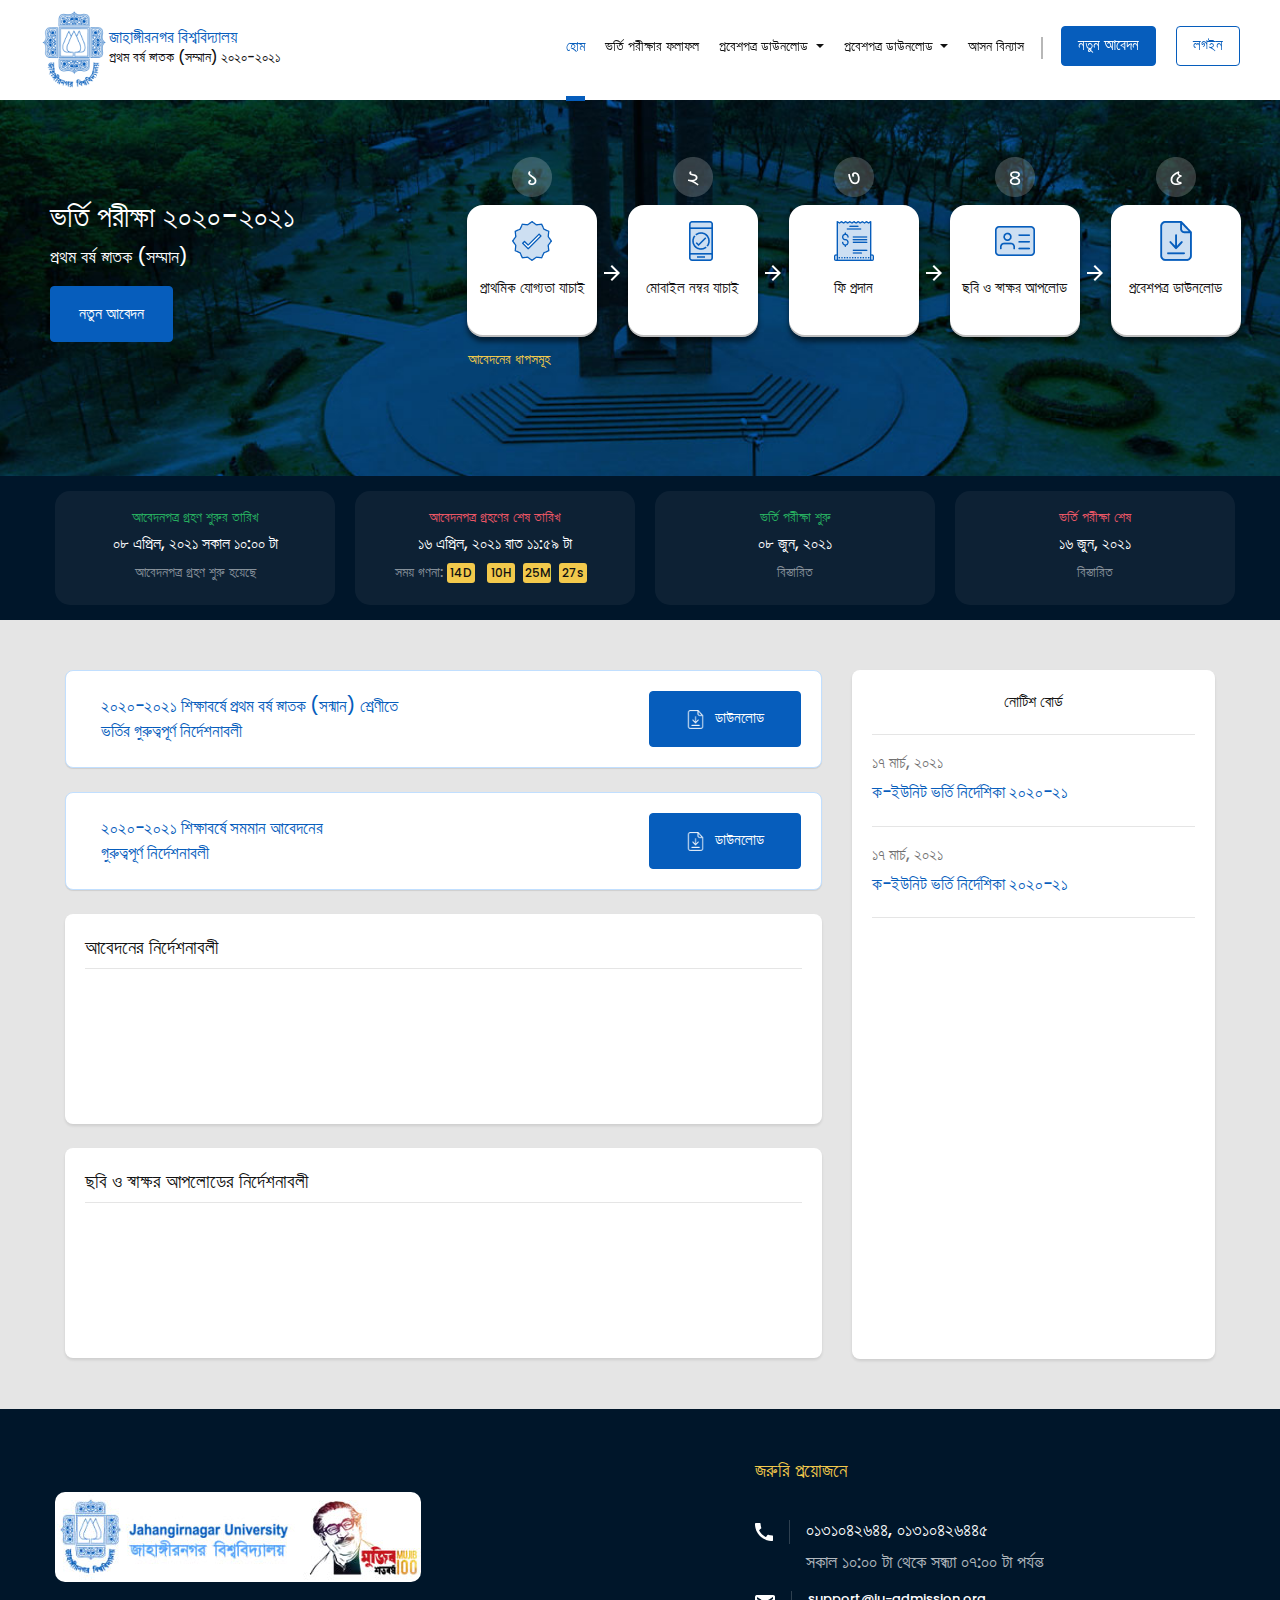
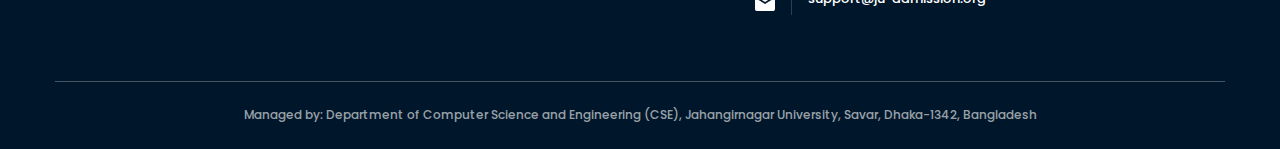
<file: index.html>
<!DOCTYPE html>
<html>
<head>
   <meta charset="utf-8">
    <meta name="viewport" content="width=device-width, initial-scale=1, shrink-to-fit=no">
    <title>Jahangirnagar </title>
    <meta http-equiv="X-UA-Compatible" content="IE=edge">
    <!-- favicon -->
    <link rel="shortcut icon" href="favicon.png">
    <link rel="preconnect" href="https://fonts.gstatic.com">
    <link href="https://fonts.googleapis.com/css2?family=Poppins:wght@300;400;500;600;700&display=swap" rel="stylesheet">
   <!--  -->
    <link href="https://fonts.googleapis.com/icon?family=Material+Icons"
      rel="stylesheet">
    <!-- Bootstrap CSS -->
    <link rel="stylesheet" href="https://maxcdn.bootstrapcdn.com/bootstrap/4.0.0/css/bootstrap.min.css" integrity="sha384-Gn5384xqQ1aoWXA+058RXPxPg6fy4IWvTNh0E263XmFcJlSAwiGgFAW/dAiS6JXm" crossorigin="anonymous">
    <!-- main style cssa -->
    <link rel="stylesheet" type="text/css" href="golobal.css">
    <link rel="stylesheet" type="text/css" href="header.css">
    <link rel="stylesheet" type="text/css" href="index.css">
</head>
<body> 
  <section class="header bg-white ">
      <div class="container">
      <div class="row mt-2">
        <!-- new adding  -->
        <div class="col-2 col-md-4 pl-2 pl-md-0 pr-0">
          <div class="row ">
        <div class="col-md-3 col-xl-2 mr-xl-2 pr-0">
          <img class="logo-img" src="images/logo.png">
        </div>
        <div class="logo-text pl-1 pr-0 col-md-8 d-none d-md-block">
                     <h6 class="color-blue mb-0">জাহাঙ্গীরনগর বিশ্ববিদ্যালয়</h6>
                     <p class=" color-black mb-0 ">প্রথম বর্ষ স্নাতক (সম্মান) ২০২০-২০২১</p>
                </div>
      </div>
    </div>
    <!-- new adding change the div area  -->
    <div class="col-10  col-md-8 pl-0 pr-0 ">
      <div class="row ml-0 mr-0 mt-3">
        <div class="main-nav-area col-md-11 col-xl-12 d-flex justify-content-end pl-0 pr-0">
          <div class="main-nav-link col-md-8 pl-0 pr-0 ">
                      <ul class="nav header-nav d-none d-md-flex">
                        <!-- add active class for active nav  -->
                          <li><a class="active  color-black" href="#">হোম</a></li>
                          <li><a class=" color-black" href="#">ভর্তি পরীক্ষার ফলাফল</a></li>
                           <li class="nav-item dropdown">
                            <a onclick="desktopDropdownTwo()" class=" color-black nav-link dropdown-toggle" href="#" id="navbarDropdown"  data-toggle="dropdown" aria-haspopup="true" aria-expanded="false">
                             প্রবেশপত্র ডাউনলোড
                            </a>
                            <div class="navbarDropdown2 dropdown-menu " aria-labelledby="navbarDropdown">
                              <a class="dropdown-item" href="#">হোম</a>
                              <a class="dropdown-item" href="#">আসন বিন্যাস</a>
                              <div class="dropdown-divider"></div>
                              <a class="dropdown-item" href="#">ভর্তি পরীক্ষার ফলাফল</a>
                            </div>
                          </li>
                          <!-- new adding dropdown on desktop  -->
                           <li class="nav-item dropdown">
                            <a onclick="desktopDropdownOne()" class=" color-black nav-link dropdown-toggle" href="#" id="navbarDropdown"  data-toggle="dropdown" aria-haspopup="true" aria-expanded="false">
                             প্রবেশপত্র ডাউনলোড
                            </a>
                            <div class="navbarDropdown1 dropdown-menu " aria-labelledby="navbarDropdown">
                              <a class="dropdown-item" href="#">হোম</a>
                              <a class="dropdown-item" href="#">আসন বিন্যাস</a>
                              <div class="dropdown-divider"></div>
                              <a class="dropdown-item" href="#">ভর্তি পরীক্ষার ফলাফল</a>
                            </div>
                          </li>
                          <li><a class=" color-black" href="#">আসন বিন্যাস</a></li>
                       </ul>
                       <div  class="mobile-menu ">
                       <div  class="overlay">
                          <div id="mobilenav" class="overlay-content">
                          <a  onclick="clossNav()" href="#">হোম</a>
                          <a onclick="clossNav()"  href="#">ভর্তি পরীক্ষার ফলাফল</a>
                          <a onclick="clossNav()"  href="#">আসন বিন্যাস</a>
                          <a onclick="mobileMenuDropDown()"  href="#">প্রবেশপত্র ডাউনলোড <span class="color-white"><img class="" src="images/dropdown.png"></span></a>
                            <div class="mobile-drop-down-menu ml-0">
                              <a onclick="clossNav()"  href="#">হোম </a>
                              <a onclick="clossNav()"  href="#">হোম two</a>
                              <a onclick="clossNav()"  href="#">হোম three </a>
                            </div>
                          <a onclick="" href="#">লিঙ্ক</a>  
                          </div>
                        </div>
                      </div>
                  </div>
                  <div class="login-button">
                    <div class="before-login-line"></div>
                       <a  class="btn-primary " href="#">নতুন আবেদন</a>
                       <a class="bnt-blue ml-3" href="#">লগইন</a>
                     <div class="afear-login-line"></div>
                  </div>
                  <!-- new adding -->
                  <div class="mobile-menu-icon col-1 d-xl-none">
                      <span onClick="openNav()"><img src="images/line-bar.png"></span>
                  </div>
        </div>
      </div>
    </div>
  </div>
</div>
</section>

<!-- Hero Section area  -->
    <section class="hero-section">
      <div class="container">
        <!-- hero area  -->
        <div class="hero-section-area">
          <div class="row" >
            <!-- hero left side area  -->
            <div class="hero-left-area">
              <!-- hero main text  -->
              <div class="info-text mt-4">
                <h2 class="text-white font-30">ভর্তি পরীক্ষা ২০২০-২০২১</h2>
                <p class="text-white font-18" >প্রথম বর্ষ স্নাতক (সম্মান)</p>
                <a class="btn-primary hero-button" href="#">নতুন আবেদন</a>
                <p class="step-for-apply font-14 text-center ">আবেদনের ধাপসমূহ</p>
              </div>
            </div>
            <!-- hero right side area  -->
            <!-- card area start -->
            <div class="hero-right-side">
              <div class="card-area">
                  <!-- card 1  -->
                  <div class="single-card row">
                        <div class="number-overlay">
                          <img src="images/num1.png">
                        </div>
                        <div class="card-box-with-icon">
                            <div class="card-box mt-2">
                                <div class="card-icon">
                                    <img src="images/icon-check.png">
                                  </div>
                                  <div class="card-info">
                                    <p class="px-1 font-18">প্রাথমিক যোগ্যতা যাচাই</p>
                                  </div>
                              </div> 
                              <div class="right-arrow-icon">
                                  <img src="images/right-arrow.png">
                                  <img class="down-arrow-mobile" src="images/arrow_forward.png">
                              </div>       
                          </div>
                      </div>
                  <!-- card 2  -->
                      <div class="single-card row">
                          <div class="number-overlay">
                            <img src="images/num2.png">
                          </div>
                          <div class="card-box-with-icon">
                              <div class="card-box mt-2">
                                <div class="card-icon">
                                   <img src="images/icon-mobile.png">
                                  </div>
                                  <div class="card-info">
                                    <p class="px-1">মোবাইল নম্বর যাচাই</p>
                                  </div>
                              </div> 
                              <div class="right-arrow-icon">
                                  <img src="images/right-arrow.png">
                                  <img class="down-arrow-mobile" src="images/arrow_forward.png">
                              </div>       
                          </div>
                    </div>
                  <!-- card 3  -->
                    <div class="single-card row">
                        <div class="number-overlay">
                          <img src="images/num3.png">
                        </div>
                        <div class="card-box-with-icon">
                            <div class="card-box mt-2">
                                <div class="card-icon">
                                   <img src="images/icon-dolar.png">
                                  </div>
                                  <div class="card-info">
                                    <p class="px-1">ফি প্রদান</p>
                                  </div>
                              </div> 
                              <div class="right-arrow-icon">
                                  <img src="images/right-arrow.png">
                                  <img class="down-arrow-mobile" src="images/arrow_forward.png">
                              </div>       
                          </div>
                      </div>
                  <!-- card 4  -->
                    <div class="single-card row">
                        <div class="number-overlay">
                          <img src="images/num4.png">
                        </div>
                        <div class="card-box-with-icon">
                            <div class="card-box mt-2">
                                <div class="card-icon">
                                    <img src="images/icon-card.png">
                                  </div>
                                  <div class="card-info">
                                      <p class="px-1">ছবি ও স্বাক্ষর আপলোড</p>
                                  </div>
                              </div> 
                              <div class="right-arrow-icon">
                                  <img src="images/right-arrow.png">
                                  <img class="down-arrow-mobile" src="images/arrow_forward.png">
                              </div>       
                          </div>
                      </div>
                  <!-- card 5  -->
                  <div class="single-card row">
                        <div class="number-overlay">
                          <img src="images/num5.png">
                        </div>
                        <div class="card-box-with-icon">
                            <div class="card-box mt-2">
                                <div class="card-icon">
                                    <img src="images/icon-dwon-arrow.png">
                                  </div>
                                  <div class="card-info">
                                    <p class="px-1">প্রবেশপত্র ডাউনলোড</p>
                                  </div>
                              </div>      
                          </div>
                      </div>
              </div>
              <!-- new adding line  -->
              <p class="step-for-apply-desk d-none d-md-block form-tittle-4  text-left">আবেদনের ধাপসমূহ</p>
              <!-- end adding line  -->
            </div>

          </div>
        </div>
      </div>

      <!-- Hero Subsection -->
      <div class="hero-sub-section">
        <div class="container">
            <div class="row">
              <div class="col-12 col-md-6 col-xl-3">
                <div class="hero-sub-card d-flex justify-content-center align-items-center">
                  <div class="sub-card-1 text-center">
                    <p class="font-14 ">আবেদনপত্র গ্রহণ শুরুর তারিখ</p>
                    <h5>০৮ এপ্রিল, ২০২১ সকাল ১০:০০ টা</h5>
                    <!-- new adding replace the this p to the old p  -->
                    <p class="font-14 color-white-op-5">আবেদনপত্র গ্রহণ শুরু হয়েছে</p>
                  </div>
                </div>
              </div>
              <div class="col-12 col-md-6 col-xl-3">
                <div class="hero-sub-card d-flex justify-content-center align-items-center">
                  <div class="sub-card-2 text-center">
                    <p class="font-14">আবেদনপত্র গ্রহণের শেষ তারিখ</p>
                    <h5>১৬ এপ্রিল, ২০২১ রাত ১১:৫৯ টা</h5>
                      <!-- new adding replace the this p to the old p  -->
                    <p class="time-counter font-14 color-white-op-5">সময় গণনা: <span id="days">14D</span> <span id="hours">10H</span><span id="minutes">25M</span><span id="seconds">27s</span></p>
                  </div>
                </div>
              </div>
              <div class="col-12 col-md-6 col-xl-3">
                <div class="hero-sub-card d-flex justify-content-center align-items-center">
                  <div class="sub-card-3 text-center">
                    <p class="font-14">ভর্তি পরীক্ষা শুরু</p>
                    <h5>০৮ জুন, ২০২১</h5>
                      <!-- new adding replace the this p to the old p  -->
                    <p class="font-14 color-white-op-5">বিস্তারিত</p>
                  </div>
                </div>
              </div>
              <div class="col-12 col-md-6 col-xl-3">
                <div class="hero-sub-card d-flex justify-content-center align-items-center">
                  <div class=" sub-card-4 text-center">
                    <p class="font-14">ভর্তি পরীক্ষা শেষ</p>
                    <h5>১৬ জুন, ২০২১</h5>
                      <!-- new adding replace the this p to the old p  -->
                    <p class="font-14 color-white-op-5">বিস্তারিত</p>
                  </div>
                </div>
              </div>
            </div>
          </div>
        </div>
      </div>
    </section>
    <!-- information section -->
    <!-- Information and Notice Board -->
    <section class="info-and-notice-section">
      <div class="container">
        <div class="row info-and-area">
          <!-- left side information -->
          <div class="col-md-12 col-xl-8 ">
            <div class="info-box  info-1 box-shadow-active ">
              <div class="">
                <p class="col-md-9 home-page-tittle-4 color-blue mb-0">২০২০-২০২১ শিক্ষাবর্ষে প্রথম বর্ষ স্নাতক (সন্মান) শ্রেণীতে ভর্তির গুরুত্বপূর্ণ নির্দেশনাবলী</p>
              </div>
              <!-- new adding  -->
              <div class="dwonload-button mt-2 mt-md-0">
                <a class="btn-primary  d-flex justify-content-center align-items-center" href="#"><i><img width="19" src="images/dwonload-icon.png"></i>ডাউনলোড</a>
              </div>
            </div>
            <div class="info-box mt-4 mb-3 info-2 box-shadow-active ">
              <div class="">
                <p class="col-md-9 home-page-tittle-4 color-blue mb-0">২০২০-২০২১ শিক্ষাবর্ষে সমমান আবেদনের গুরুত্বপূর্ণ নির্দেশনাবলী</p>
              </div>
              <!-- new adding  -->
              <div class="dwonload-button mt-2 mt-md-0">
                <a class="btn-primary d-flex justify-content-center align-items-center" href="#"><i><img width="19" src="images/dwonload-icon.png"></i>ডাউনলোড</a>
              </div>
            </div>
            <div class="info-box mt-4   info-3 box-shadow">
              <p class="home-page-title-2 color-black">আবেদনের নির্দেশনাবলী</p>
            </div>
            <div class="info-box mt-4  info-4 box-shadow">
              <p class="home-page-title-2 color-black">ছবি ও স্বাক্ষর আপলোডের নির্দেশনাবলী</p>
            </div>
          </div>
          <!-- Right side bar information -->
          <!-- new adding replace col-xl-4 to col-xl-3 -->
          <div class="col-md-12 col-xl-4 ">
           <!-- new adding  -->
            <div class="info-box box-shadow right-side-bar-notice mt-4 mb-4 mb-md-0 mt-md-0">
              <p class="text-center info-bottom-border">নোটিশ বোর্ড</p>
              <!-- single notice -->
              <span class="font-12">১৭ মার্চ, ২০২১</span>
              <p class="info-bottom-border primary-1 home-page-tittle-4 color-blue">ক-ইউনিট ভর্তি নির্দেশিকা ২০২০-২১</p>
              <!-- single notice -->
              <span class="font-12">১৭ মার্চ, ২০২১</span>
              <p class=" info-bottom-border primary-1 home-page-tittle-4 color-blue">ক-ইউনিট ভর্তি নির্দেশিকা ২০২০-২১</p>
            </div>
          </div>
        </div>
      </div>
    </section>
    <!--end  Information and Notice Board -->
    <!-- footer -->
    <footer>
      <div class="container">
        <div class="footer-area">
          <div class="row">
            <div class="col-md-7 footer-img">
              <div class="">
                <img src="images/logo-img.jpg">
              </div>
            </div>
            <div class="col-md-5">
              <div class="footer-right-column">
                <h2 class="home-page-title-2 color-yellow">জরুরি প্রয়োজনে</h2>
                <div class="social-link">
                  <div class="icon-area d-flex justify-content-center align-items-center">
                    <img src="images/phone-icon.png">
                  </div>
                  <div class="social-info">
                    <h3 class="color-white home-page-title-3">০১৩১০৪২৬৪৪, ০১৩১০৪২৬৪৪৫</h3>
                    <p class="color-white home-page-title-3">সকাল ১০:০০ টা থেকে সন্ধ্যা ০৭:০০ টা পর্যন্ত</p>
                  </div>
                </div>
                <div class="social-link pb-3 pb-md-0">
                  <div class="icon-area icon-area-2 d-flex justify-content-center align-items-center">
                    <img src="images/email-icon.png">
                  </div>
                  <div class="social-info d-flex justify-content-center align-items-center">
                    <h3 class="color-white font-size-13">support@ju-admission.org</h3>
                  </div>
                </div>
              </div>
            </div>
          </div>
        </div>
        <hr class="bg-white">
        <p class="footer-copyright py-2 text-center font-12 mb-2 mb-md-0">Managed by: Department of Computer Science and Engineering (CSE), Jahangirnagar University, Savar, Dhaka-1342, Bangladesh</p>
      </div>
    </footer>
    <!-- new add adding all the new script to replace the old one  -->
    <script src="js/main.js"></script>
    <script src="js/counterDown.js"></script>
</body>
</html>
</file>
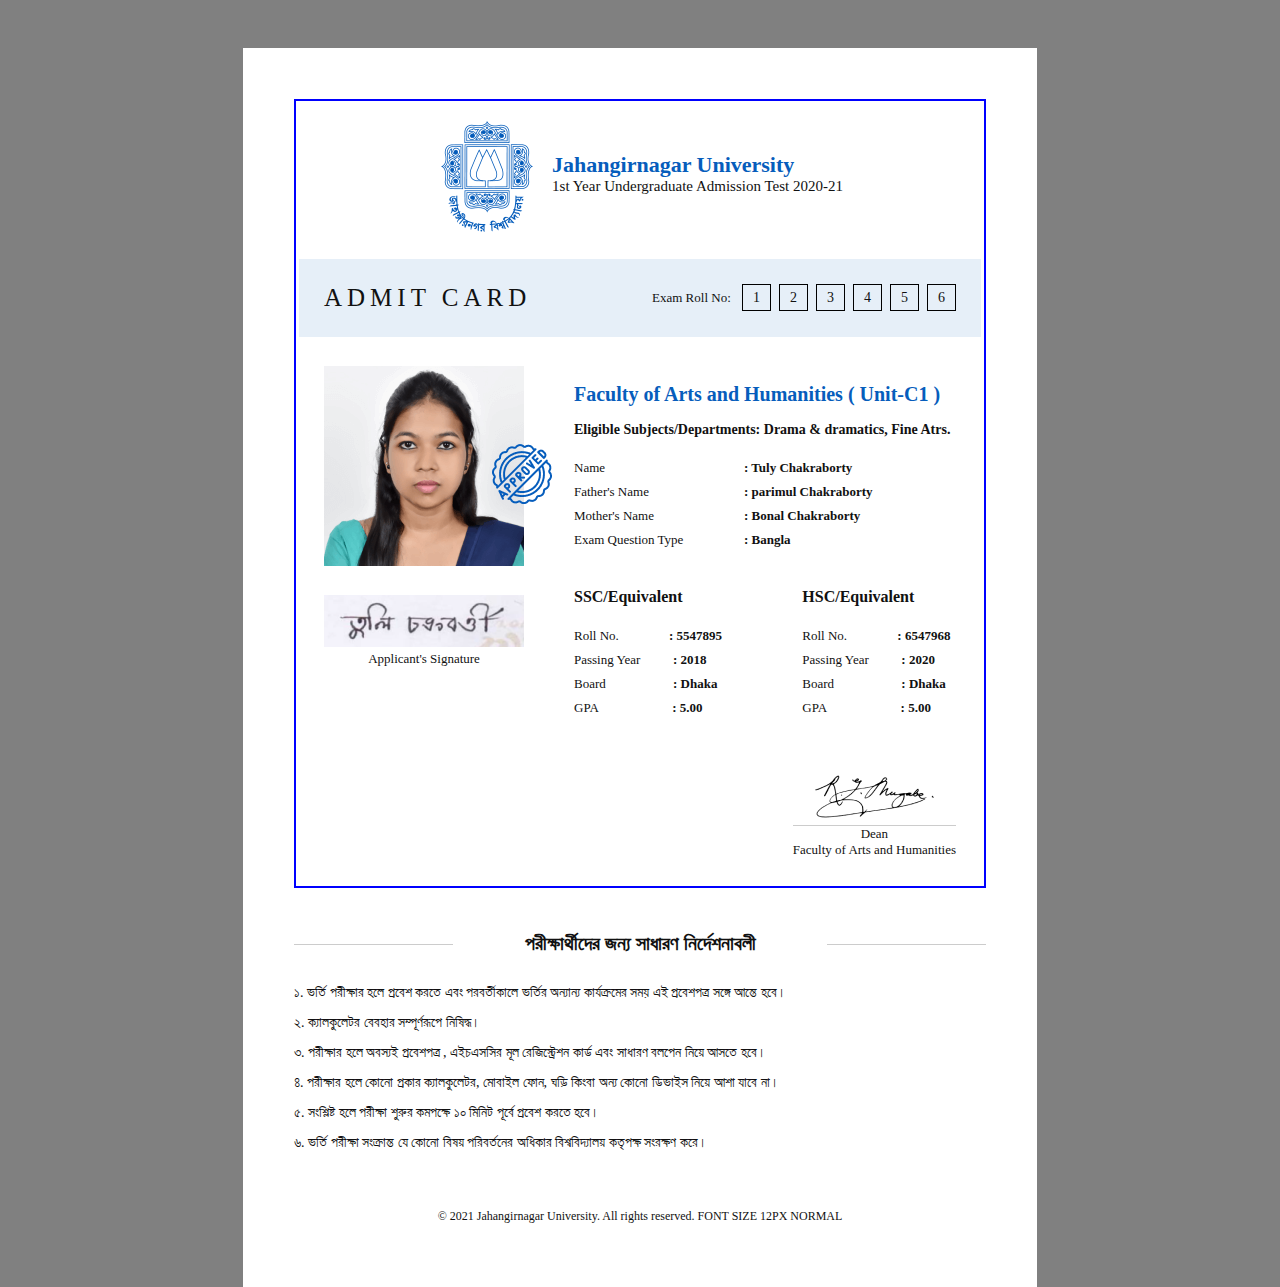
<file: admitCard.html>
<!DOCTYPE html>
<html>
<head>
	<title>Admit Card </title>
	<link rel="preconnect" href="https://fonts.gstatic.com">
    <link href="https://fonts.googleapis.com/css2?family=Poppins:wght@300;400;500;600;700&display=swap" rel="stylesheet">
	<style>
		body {
			color:#111111;
		}
		.tittle-1 {
			font-size: 25px;
		}
		.tittle-2 {
			font-size: 22px;
		}
		.tittle-3 {
			font-size: 20px;
		}
		.tittle-4 {
			font-size: 16px;
		}
		.tittle-5 {
			font-size: 15px;
		}
		.tittle-6 {
			font-size: 14px;
		}
		.tittle-7 {
			font-size: 13px;
		}
		.font-300 {
			font-weight: 300;
		}
		.font-500 {
			font-weight: 500;
		}
		.font-600 {
			font-weight: 600
		}
		.color-blue {
			color: #065DBC;
		}
		.blue-bg-color {
			background: #E6EFF8;
		}
		.heading-with-logo {
			
		}
		.admit-tittle-and-roll {
			padding:0px 25px;
		}
		.roll-no-box {
			border:1px solid black;
			padding:5px 10px;
			margin-left: 8px;
		}
		.d-flex {
			display: flex;
		}
		.justify-between {
			justify-content: space-between;
		}
		.justify-center {
			justify-content: center;
		}
		.items-center {
			align-items: center;
		}
		.text-center {
			text-align:center;
		}
		.flex-end {
			justify-content:flex-end;
		}
		.applicnt-info-key {
			width: 170px;
			display: inline-block;
		}
		.equivlent-key {
			width:95px;
			display: inline-block;
		}
		.applicnt-info-area p,
		.result-equivlent p {
			margin-top: 6px;
			margin-bottom: 6px;
		}
		.authorize-signature-text::before {
			content: "";
			display: block;
			width: 100%;
			height: 1px;
			background: #CCCCCC;

		}
		.genarel-info-for-exam {
			font-weight: 700;
		}
		.genarel-info-for-exam::after {
			content:"";
			display: block;
			width: 23%;
			height: 1px;
			background: #cccccc;
			position: absolute;
    		top: 12px;
    		left: 0px;
		}
			.genarel-info-for-exam::before {
			content:"";
			display: block;
			width: 23%;
			height: 1px;
			background: #cccccc;
			position: absolute;
    		top: 12px;
    		right:0px;
		}
	</style>
</head>
	<body style=" width: 794px; height:1123px; margin:auto; background: grey; padding:48px;" >
		<table style="background: #ffffff; width: 100%;padding:48px;">
			<tr>
				<td>
					<table style="background: #ffffff; border:2px solid blue; width: 100%;">
						<tr>
							<td>
								<div class="heading-with-logo d-flex justify-center items-center" style="padding:15px;">
									<div class="logo" style="margin-right: 15px;">
										<img src="images/admit-cart-logo.png">
									</div>
									<div class="logo-tittle" style="margin-top:-12px;">
										<h2 class="tittle-2 color-blue font-600 " style="margin-bottom: 0px; margin-top:0px;">Jahangirnagar University</h2>
										<p class="tittle-5" style="margin-top: 0px; margin-bottom:0px;">1st Year Undergraduate Admission Test 2020-21</p>
									</div>
								</div>
							</td>
						</tr>
						<tr>
							<td>
								<div class="admit-tittle-and-roll d-flex justify-between blue-bg-color ">
									<div class="card-tittle">
										<p class="tittle-1" style="letter-spacing:5px;">ADMIT CARD</p>
									</div>
									<div class="roll-no d-flex" style="align-items: center;">
										<p class="tittle-7">Exam Roll No: <span class="roll-no-box tittle-6">1</span><span class="roll-no-box tittle-6">2</span><span class="roll-no-box tittle-6">3</span><span class="roll-no-box tittle-6">4</span><span class="roll-no-box tittle-6">5</span><span class="roll-no-box tittle-6">6</span></p>
									</div>
								</div>
							</td>
						</tr>
						<tr>
							<td>
								<div class="d-flex" style="padding:25px;">
										<div class="applicant-img-area" style="margin-right: 50px;">
											<div class="applicant-image" style="position: relative; margin-bottom: 25px;">
												<img width="200" height="200" src="images/images.png">
												<div class="overlay-image" style="position: absolute; top:38%; right: -14%;">
													<img src="images/overlay.png">
												</div>
											</div>
											<div class="applicant-signature">
												<img src="images/applicant-signature.png">
												<p class="tittle-7 text-center" style="margin-top: 0px; margin-bottom: 0px;">Applicant's Signature</p>
											</div>
									</div>
									<div class="applicant-info-area">
										<div class="applicnt-unit-info">
											<h2 class="tittle-3 color-blue">Faculty of Arts and Humanities ( Unit-C1 )</h2>
											<p class="tittle-6 font-600" style="margin-bottom: 20px;">Eligible Subjects/Departments: Drama & dramatics, Fine Atrs.</p>
										</div>
										<div class="applicnt-info-area">
											<p><span class="applicnt-info-key tittle-7">Name</span><span class="applicnt-info-value tittle-7 font-600">: Tuly Chakraborty</span></p>
											<p><span class="applicnt-info-key tittle-7">Father's Name</span><span class="applicnt-info-value tittle-7 font-600">: parimul Chakraborty</span></p>
											<p><span class="applicnt-info-key tittle-7">Mother's Name</span><span class="applicnt-info-value tittle-7 font-600">: Bonal Chakraborty</span></p>
											<p><span class="applicnt-info-key tittle-7">Exam Question Type</span><span class="applicnt-info-value tittle-7 font-600">: Bangla</span></p>
										</div>
										<div class="applicnt-result-Equivalent-area d-flex justify-between" style="margin-top: 40px;">
											<div class="result-equivlent">
												<h4 class="tittle-4  font-600 color-black" style="margin-top: 0px; margin-bottom: 20px;">SSC/Equivalent </h4>
												<p><span class="equivlent-key tittle-7">Roll No.  </span><span class="equivlent-value tittle-7 font-600">: 5547895</span></p>
												<p><span class="equivlent-key tittle-7">Passing Year  </span> <span class="equivlent-value tittle-7 font-600">: 2018</span></p>
												<p><span class="equivlent-key tittle-7">Board  </span> <span class="equivlent-value tittle-7 font-600">: Dhaka</span></p>
												<p><span class="equivlent-key tittle-7">GPA</span><span class="equivlent-value tittle-7 font-600">  : 5.00</span></p>
											</div>
											<div class="result-equivlent">
												<h4 class="tittle-4  font-600 color-black" style="margin-top: 0px; margin-bottom: 20px;">HSC/Equivalent </h4>
												<p><span class="equivlent-key tittle-7">Roll No.  </span><span class="equivlent-value tittle-7 font-600">: 6547968</span></p>
												<p><span class="equivlent-key tittle-7">Passing Year  </span> <span class="equivlent-value tittle-7 font-600">: 2020</span></p>
												<p><span class="equivlent-key tittle-7">Board  </span> <span class="equivlent-value tittle-7 font-600">: Dhaka</span></p>
												<p><span class="equivlent-key tittle-7">GPA</span><span class="equivlent-value tittle-7 font-600">  : 5.00</span></p>
											</div>
										</div>
									</div>
								</div>
								<div class="authorized-signature d-flex flex-end" style="padding:25px;">
									<div style="text-align: center;">
										<img src="images/signature-authorize.png">
										<p class="authorize-signature-text text-center tittle-7" style="margin: 0px 0px;">Dean<br>Faculty of Arts and Humanities</p>
									</div>
								</div>
							</td>
						</tr>
					</table>
				</td>
			</tr>
			<tr>
				<td>
					<div style="position:relative">
						<p class="genarel-info-for-exam tittle-3 text-center " style="margin-top: 40px; margin-bottom: 30px;">পরীক্ষার্থীদের জন্য সাধারণ নির্দেশনাবলী</p>
					</div>
					<p class="tittle-6">১. ভর্তি পরীক্ষার হলে প্রবেশ করতে এবং পরবর্তীকালে ভর্তির অন্যান্য কার্যক্রমের সময় এই প্রবেশপত্র সঙ্গে আন্তে হবে।</p>
					<p class="tittle-6">২. ক্যালকুলেটর বেবহার সম্পূর্ণরূপে নিষিদ্ধ। </p>
					<p class="tittle-6">৩. পরীক্ষার হলে অবস্যই প্রবেশপত্র , এইচএসসির মূল রেজিস্ট্রেশন কার্ড এবং সাধারণ বলপেন নিয়ে আসতে হবে। </p>
					<p class="tittle-6">৪. পরীক্ষার হলে কোনো প্রকার ক্যালকুলেটর, মোবাইল ফোন, ঘড়ি কিংবা অন্য কোনো ডিভাইস নিয়ে আশা যাবে না। </p>
					<p class="tittle-6">৫. সংশ্লিষ্ট হলে পরীক্ষা শুরুর কমপক্ষে ১০ মিনিট পূর্বে প্রবেশ করতে হবে।</p>
					<p class="tittle-6">৬. ভর্তি পরীক্ষা সংক্রান্ত যে কোনো বিষয় পরিবর্তনের অধিকার বিশ্ববিদ্যালয় কতৃপক্ষ সংরক্ষণ করে। </p>
				</td>
			</tr>
			<tr>
				<td>
					<p class="text-center" style="font-size: 12px; margin-top:40px;">© 2021 Jahangirnagar University. All rights reserved. FONT SIZE 12PX NORMAL  </p>
				</td>
			</tr>
		</table>
	</body>
</html>
</file>
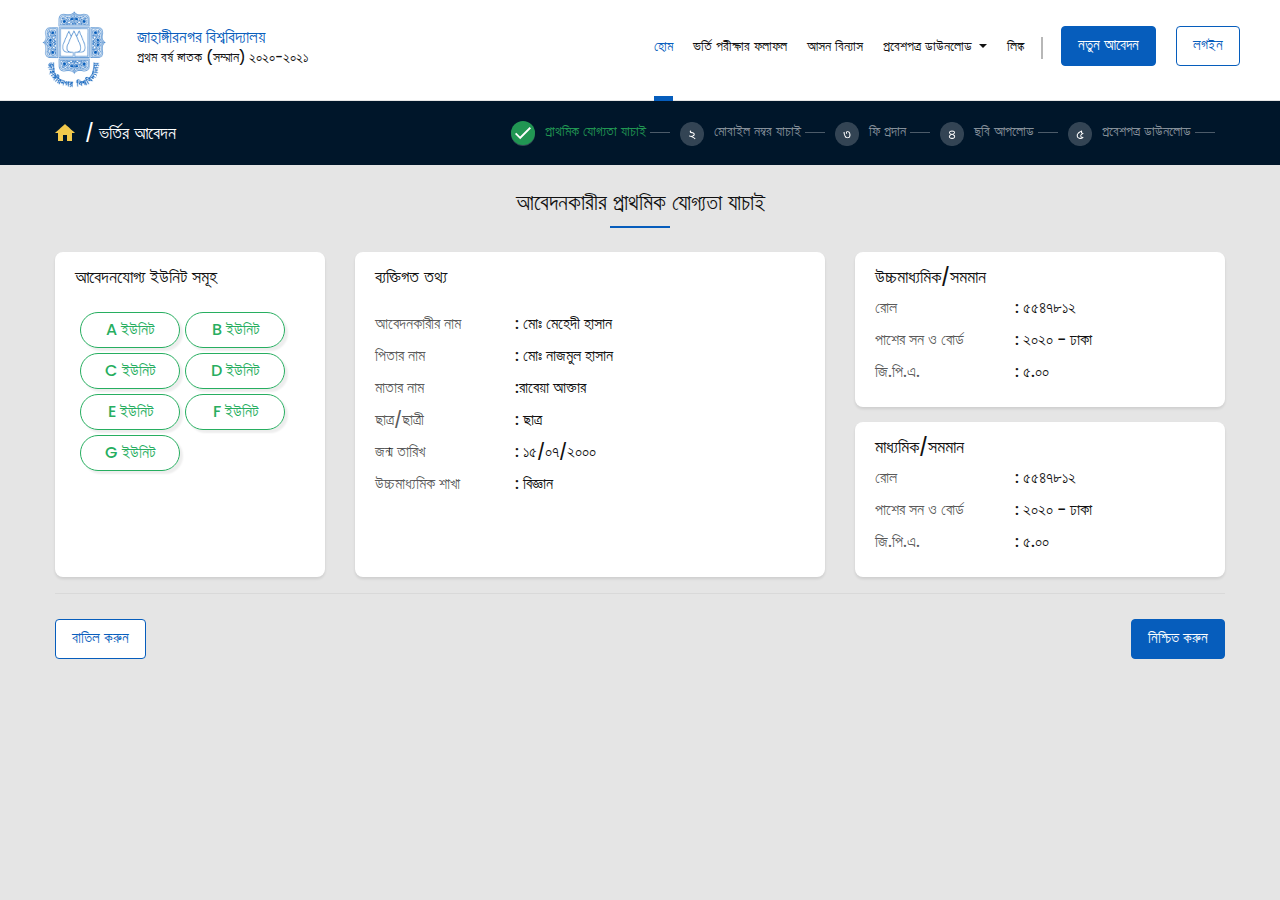
<file: applicant-qualification.html>
<!DOCTYPE html>
<html>
<head>
   <meta charset="utf-8">
    <meta name="viewport" content="width=device-width, initial-scale=1, shrink-to-fit=no">
    <title>Jahangirnagar </title>
    <meta http-equiv="X-UA-Compatible" content="IE=edge">
    <!-- favicon -->
    <link rel="shortcut icon" href="favicon.png">
    <link rel="preconnect" href="https://fonts.gstatic.com">
    <link href="https://fonts.googleapis.com/css2?family=Poppins:wght@300;400;500;600;700&display=swap" rel="stylesheet">
   <!--  -->
    <link href="https://fonts.googleapis.com/icon?family=Material+Icons"
      rel="stylesheet">
    <!-- Bootstrap CSS -->
    <link rel="stylesheet" href="https://maxcdn.bootstrapcdn.com/bootstrap/4.0.0/css/bootstrap.min.css" integrity="sha384-Gn5384xqQ1aoWXA+058RXPxPg6fy4IWvTNh0E263XmFcJlSAwiGgFAW/dAiS6JXm" crossorigin="anonymous">
    <!-- main style cssa -->
    <link rel="stylesheet" type="text/css" href="golobal.css">
    <link rel="stylesheet" type="text/css" href="header.css">
    <link rel="stylesheet" type="text/css" href="dashboardsubmenu.css">
    <link rel="stylesheet" type="text/css" href="applicant-qualification.css">
</head>
<body>
        <section class="header bg-white ">
      <div class="container">
      <div class="row mt-2">
        <!-- new adding  -->
        <div class="col-2 col-md-4 pl-2 pl-md-0 pr-0">
          <div class="row ">
        <div class="col-md-3 pr-0">
          <img class="logo-img" src="images/logo.png">
        </div>
        <div class="logo-text pl-1 pr-0 col-md-8 d-none d-md-block">
                     <h6 class="color-blue mb-0">জাহাঙ্গীরনগর বিশ্ববিদ্যালয়</h6>
                     <p class=" color-black mb-0 ">প্রথম বর্ষ স্নাতক (সম্মান) ২০২০-২০২১</p>
                </div>
      </div>
    </div>
    <!-- new adding change the div area  -->
    <div class="col-10  col-md-8 pl-0 pr-0 ">
      <div class="row ml-0 mr-0 mt-3">
        <div class="main-nav-area col-md-11 col-xl-12 d-flex justify-content-end pl-0 pr-0">
          <div class="main-nav-link col-md-8 pl-0 pr-0 ">
                      <ul class="nav header-nav d-none d-md-flex">
                        <!-- add active class for active nav  -->
                          <li><a class="active  color-black" href="#">হোম</a></li>
                          <li><a class=" color-black" href="#">ভর্তি পরীক্ষার ফলাফল</a></li>
                          <li><a class=" color-black" href="#">আসন বিন্যাস</a></li>
                          <!-- new adding dropdown on desktop  -->
                           <li class="nav-item dropdown">
                            <a onclick="desktopDropdownOne()" class=" color-black nav-link dropdown-toggle" href="#" id="navbarDropdown"  data-toggle="dropdown" aria-haspopup="true" aria-expanded="false">
                             প্রবেশপত্র ডাউনলোড
                            </a>
                            <div class="navbarDropdown1 dropdown-menu " aria-labelledby="navbarDropdown">
                              <a class="dropdown-item" href="#">হোম</a>
                              <a class="dropdown-item" href="#">আসন বিন্যাস</a>
                              <div class="dropdown-divider"></div>
                              <a class="dropdown-item" href="#">ভর্তি পরীক্ষার ফলাফল</a>
                            </div>
                          </li>
                          <li><a class=" color-black" href="#">লিঙ্ক</a></li>
                       </ul>
                       <div  class="mobile-menu ">
                       <div  class="overlay">
                          <div id="mobilenav" class="overlay-content">
                          <a  onclick="clossNav()" href="#">হোম</a>
                          <a onclick="clossNav()"  href="#">ভর্তি পরীক্ষার ফলাফল</a>
                          <a onclick="clossNav()"  href="#">আসন বিন্যাস</a>
                          <a onclick="mobileMenuDropDown()"  href="#">প্রবেশপত্র ডাউনলোড <span class="color-white"><img class="" src="images/dropdown.png"></span></a>
                            <div class="mobile-drop-down-menu ml-0">
                              <a onclick="clossNav()"  href="#">হোম </a>
                              <a onclick="clossNav()"  href="#">হোম two</a>
                              <a onclick="clossNav()"  href="#">হোম three </a>
                            </div>
                          <a onclick="" href="#">লিঙ্ক</a>  
                          </div>
                        </div>
                      </div>
                  </div>
                  <div class="login-button">
                    <div class="before-login-line"></div>
                       <a  class="btn-primary " href="#">নতুন আবেদন</a>
                       <a class="bnt-blue ml-3" href="#">লগইন</a>
                     <div class="afear-login-line"></div>
                  </div>
                  <!-- new adding -->
                  <div class="mobile-menu-icon col-1 d-xl-none">
                      <span onClick="openNav()"><img src="images/line-bar.png"></span>
                  </div>
        </div>
      </div>
    </div>
  </div>
</div>
</section>
    <!-- dashboard sub nav   -->
  <!--============  dashboard sub nav  ==============-->
        <div class="dash-sub-nav-section">
          <div class="container dash-sub-nav-container">
            <div class="row">
              <div class="col-md-2">
                <div class="dash-sub-icon d-flex">
                  <div class="icon-img">
                    <img src="images/home-icon.png">
                  </div>
                  <div class="icon-text">
                    <h2 class="color-white home-page-title-3">/ ভর্তির আবেদন </h2>
                  </div>
                </div>
              </div>
              <div class="col-md-12 col-xl-10">
                <div class="desh-step-nav">
                  <!-- *************** Step Time Line Start -->
                  <!-- step 1 -->
                  <div class="single-step-nav">
                    <div class="single-step-icon">
                      <img class="main-icon" src="images/num1.png">
                      <!-- add active calss for active icon -->
                        <img class=" active step-nav-overlay bg-green-1 " src="images/trick-icon.png">
                      </div>
                      <div class="single-setp-info">
                      <!-- add active calass for active text  -->
                       <p class="form-tittle-4  active ">প্রাথমিক যোগ্যতা যাচাই <img src="images/line-icon.png"></p>
                    </div>
                  </div>
                  <!-- step 2 -->
                  <div class="single-step-nav">
                    <div class="single-step-icon">
                      <img class="main-icon" src="images/num2.png">
                      <!-- add active calss for active icon -->
                      <img class="step-nav-overlay bg-green-1 " src="images/trick-icon.png">
                      </div>
                      <div class="single-setp-info">
                      <!-- add active calss for active icon -->
                      <p class=" form-tittle-4 ">মোবাইল নম্বর যাচাই <img src="images/line-icon.png"> </p>
                    </div>
                  </div>
                  <!-- step 3 -->
                  <div class="single-step-nav">
                    <div class="single-step-icon">
                      <img class="main-icon" src="images/num3.png">
                      <!-- add active calss for active icon -->
                      <img class="step-nav-overlay bg-green-1 " src="images/trick-icon.png">
                      </div>
                      <div class="single-setp-info">
                      <!-- add active calss for active icon -->
                      <p class=" form-tittle-4 ">ফি প্রদান <img src="images/line-icon.png">  </p>
                    </div>
                  </div>
                  <!-- step 4 -->
                  <div class="single-step-nav">
                    <div class="single-step-icon">
                      <img class="main-icon" src="images/num4.png">
                      <!-- add active calss for active icon -->
                      <img class="step-nav-overlay bg-green-1 " src="images/trick-icon.png">
                      </div>
                      <div class="single-setp-info">
                      <!-- add active calss for active icon -->
                      <p class=" form-tittle-4 ">ছবি আপলোড <img src="images/line-icon.png">  </p>
                    </div>
                  </div>
                  <!-- step 5 -->
                  <div class="single-step-nav">
                    <div class="single-step-icon">
                      <img class="main-icon" src="images/num5.png">
                      <!-- add active calss for active icon -->
                      <img class="step-nav-overlay bg-green-1 " src="images/trick-icon.png">
                      </div>
                      <div class="single-setp-info">
                      <!-- add active calss for active icon -->
                      <p class=" form-tittle-4 ">প্রবেশপত্র ডাউনলোড <img src="images/line-icon.png"> </p>
                    </div>
                  </div>
              <!-- *************** End Step Time Line Start -->
                </div>
              </div>
            </div>
          </div>
        </div>
    <!-- =====  end dashboar sub nav section ============-->
    <!-- replace the all section  -->
    <section class="appilicant-dashboard-section">
      <div class="container appilicant-container-area ">
        <h2 class="page-tittle after-tittle-line text-center color-black mt-4 pb-3 font-22">আবেদনকারীর প্রাথমিক যোগ্যতা যাচাই</h2>
        <div class="row">
          <div class="col-12 col-md-3 col-xl-3 mb-4 mb-xl-0 ">
            <div class=" appilicant-unite-area bg-white box box-shadow height-345  white-card-area ">
              <h3 class="form-tittle-2 mb-4 ">আবেদনযোগ্য ইউনিট সমূহ</h3>
              <ul>
                <li><a href="#">A ইউনিট</a></li>
                <li><a href="#">B ইউনিট</a></li>
                <li><a href="#">C ইউনিট</a></li>
                <li><a href="#">D ইউনিট</a></li>
                <li><a href="#">E ইউনিট</a></li>
                <li><a href="#">F ইউনিট</a></li>
                <li><a href="#">G ইউনিট</a></li>
              </ul>
            </div>
          </div>
          <div class="col-12 col-md-5 col-xl-5 mb-4 mb-xl-0">
            <div class="personal-info bg-white box box-shadow pad-15-20 ">
                <h3 class="form-tittle-2 mb-4">ব্যক্তিগত তথ্য</h3>
                <ul class="box-ul ">
                  <li><span>আবেদনকারীর নাম</span><span>: মোঃ মেহেদী হাসান</span></li>
                  <li><span>পিতার নাম</span><span>: মোঃ নাজমুল হাসান</span></li>
                  <li><span>মাতার নাম</span><span>:রাবেয়া আক্তার</span></li>
                  <li><span>ছাত্র/ছাত্রী</span><span>: ছাত্র</span></li>
                  <li><span>জন্ম তারিখ</span><span>: ১৫/০৭/২০০০</span></li>
                  <li><span>উচ্চমাধ্যমিক শাখা</span><span>: বিজ্ঞান</span></li>
                </ul>
             </div>
          </div>
          <div class="col-12 col-md-4 col-xl-4 ">
             <div class="higher-Secondary box bg-white box-shadow pad-15-20  white-card-area ">
               <h3 class="form-tittle-2 mb-2">উচ্চমাধ্যমিক/সমমান</h3>
               <ul class="box-ul mb-0">
                <li><span>রোল </span><span>: ৫৫৪৭৮১২</span></li>
                <li><span>পাশের সন ও বোর্ড</span><span>: ২০২০ - ঢাকা</span></li>
                <li><span>জি.পি.এ.</span><span>: ৫.০০</span></li>
                </ul>
             </div>
             <div class="Secondary box bg-white box-shadow pad-15-20 white-card-area">
               <h3 class="form-tittle-2 mb-2">মাধ্যমিক/সমমান</h3>
                 <ul class="box-ul mb-0">
                  <li><span>রোল </span><span>: ৫৫৪৭৮১২</span></li>
                  <li><span>পাশের সন ও বোর্ড</span><span>: ২০২০ - ঢাকা</span></li>
                  <li><span>জি.পি.এ.</span><span>: ৫.০০</span></li>
                </ul>
             </div>
          </div> 
        </div>
        <hr>
      </div>
    </section>
    <div class="container mt-3 mb-3">
      <div class="footer-button d-flex justify-content-between">
        <a class="bnt-blue bg-white" href="#">বাতিল করুন</a>
        <a class="btn-primary" href="#">নিশ্চিত করুন</a>
      </div>
    </div>
    <script src="js/main.js"></script>
</body>
</html>
</file>
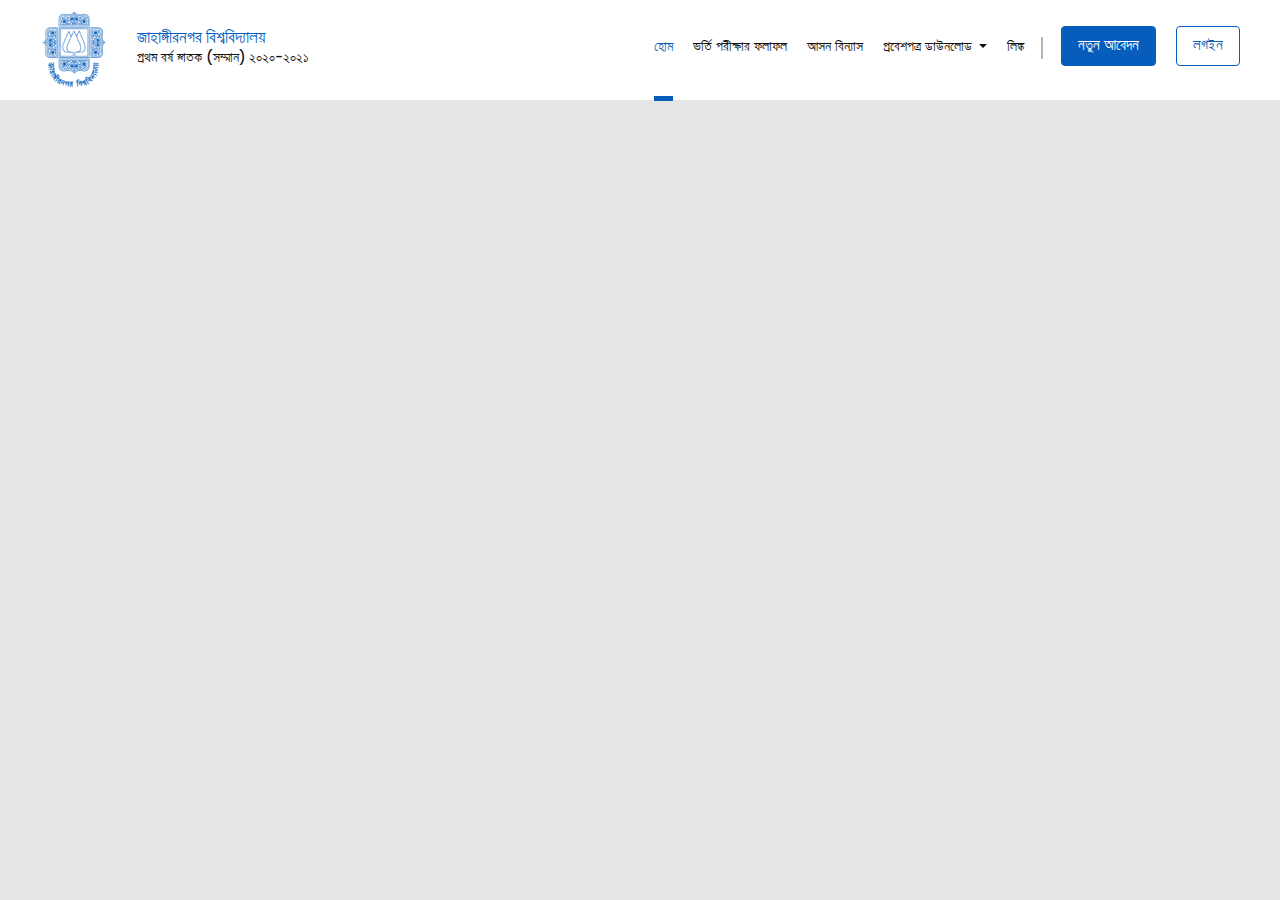
<file: header.html>
<!DOCTYPE html>
<html>
<head>
	 <meta charset="utf-8">
    <meta name="viewport" content="width=device-width, initial-scale=1, shrink-to-fit=no">
    <title>Jahangirnagar </title>
    <meta http-equiv="X-UA-Compatible" content="IE=edge">
    <!-- favicon -->
    <link rel="shortcut icon" href="favicon.png">
  	<link rel="preconnect" href="https://fonts.gstatic.com">
  	<link href="https://fonts.googleapis.com/css2?family=Poppins:wght@300;400;500;600;700&display=swap" rel="stylesheet">
 	 <!--  -->
  	<link href="https://fonts.googleapis.com/icon?family=Material+Icons"
      rel="stylesheet">
    <!-- Bootstrap CSS -->
    <link rel="stylesheet" href="https://maxcdn.bootstrapcdn.com/bootstrap/4.0.0/css/bootstrap.min.css" integrity="sha384-Gn5384xqQ1aoWXA+058RXPxPg6fy4IWvTNh0E263XmFcJlSAwiGgFAW/dAiS6JXm" crossorigin="anonymous">
    <!-- main style cssa -->
    <link rel="stylesheet" type="text/css" href="golobal.css">
    <link rel="stylesheet" type="text/css" href="header.css">
</head>
<body>
 <section class="header bg-white ">
      <div class="container">
      <div class="row mt-2">
        <!-- new adding  -->
        <div class="col-2 col-md-4 pl-2 pl-md-0 pr-0">
          <div class="row ">
        <div class="col-md-3 pr-0">
          <img class="logo-img" src="images/logo.png">
        </div>
        <div class="logo-text pl-1 pr-0 col-md-8 d-none d-md-block">
                     <h6 class="color-blue mb-0">জাহাঙ্গীরনগর বিশ্ববিদ্যালয়</h6>
                     <p class=" color-black mb-0 ">প্রথম বর্ষ স্নাতক (সম্মান) ২০২০-২০২১</p>
                </div>
      </div>
    </div>
    <!-- new adding change the div area  -->
    <div class="col-10  col-md-8 pl-0 pr-0 ">
      <div class="row ml-0 mr-0 mt-3">
        <div class="main-nav-area col-md-11 col-xl-12 d-flex justify-content-end pl-0 pr-0">
          <div class="main-nav-link col-md-8 pl-0 pr-0 ">
                      <ul class="nav header-nav d-none d-md-flex">
                        <!-- add active class for active nav  -->
                          <li><a class="active  color-black" href="#">হোম</a></li>
                          <li><a class=" color-black" href="#">ভর্তি পরীক্ষার ফলাফল</a></li>
                          <li><a class=" color-black" href="#">আসন বিন্যাস</a></li>
                          <!-- new adding dropdown on desktop  -->
                           <li class="nav-item dropdown">
                            <a class=" color-black nav-link dropdown-toggle" href="#" id="navbarDropdown"  data-toggle="dropdown" aria-haspopup="true" aria-expanded="false">
                             প্রবেশপত্র ডাউনলোড
                            </a>
                            <div class="dropdown-menu" aria-labelledby="navbarDropdown">
                              <a class="dropdown-item" href="#">হোম</a>
                              <a class="dropdown-item" href="#">আসন বিন্যাস</a>
                              <div class="dropdown-divider"></div>
                              <a class="dropdown-item" href="#">ভর্তি পরীক্ষার ফলাফল</a>
                            </div>
                          </li>
                          <li><a class=" color-black" href="#">লিঙ্ক</a></li>
                       </ul>
                       <div  class="mobile-menu ">
                       <div  class="overlay">
                          <div id="mobilenav" class="overlay-content">
                          <a  onclick="clossNav()" href="#">হোম</a>
                          <a onclick="clossNav()"  href="#">ভর্তি পরীক্ষার ফলাফল</a>
                          <a onclick="clossNav()"  href="#">আসন বিন্যাস</a>
                          <a onclick="mobileMenuDropDown()"  href="#">প্রবেশপত্র ডাউনলোড <span class="color-white"><img class="" src="images/dropdown.png"></span></a>
                            <div class="mobile-drop-down-menu ml-0">
                              <a onclick="clossNav()"  href="#">হোম </a>
                              <a onclick="clossNav()"  href="#">হোম two</a>
                              <a onclick="clossNav()"  href="#">হোম three </a>
                            </div>
                          <a onclick="" href="#">লিঙ্ক</a>  
                          </div>
                        </div>
                      </div>
                  </div>
                  <div class="login-button">
                    <div class="before-login-line"></div>
                       <a  class="btn-primary " href="#">নতুন আবেদন</a>
                       <a class="bnt-blue ml-3" href="#">লগইন</a>
                     <div class="afear-login-line"></div>
                  </div>
                  <!-- new adding -->
                  <div class="mobile-menu-icon col-1 d-xl-none">
                      <span onClick="openNav()"><img src="images/line-bar.png"></span>
                  </div>
        </div>
      </div>
    </div>
  </div>
</div>
</section>




  <!-- new add adding all the new script to replace the old one  -->
    <script src="https://ajax.googleapis.com/ajax/libs/jquery/3.5.1/jquery.min.js"></script>
    <script src="https://cdnjs.cloudflare.com/ajax/libs/popper.js/1.16.0/umd/popper.min.js"></script>
    <script src="https://maxcdn.bootstrapcdn.com/bootstrap/4.5.2/js/bootstrap.min.js"></script>
    <script src="js/main.js"></script>
</body>
</html>
</file>
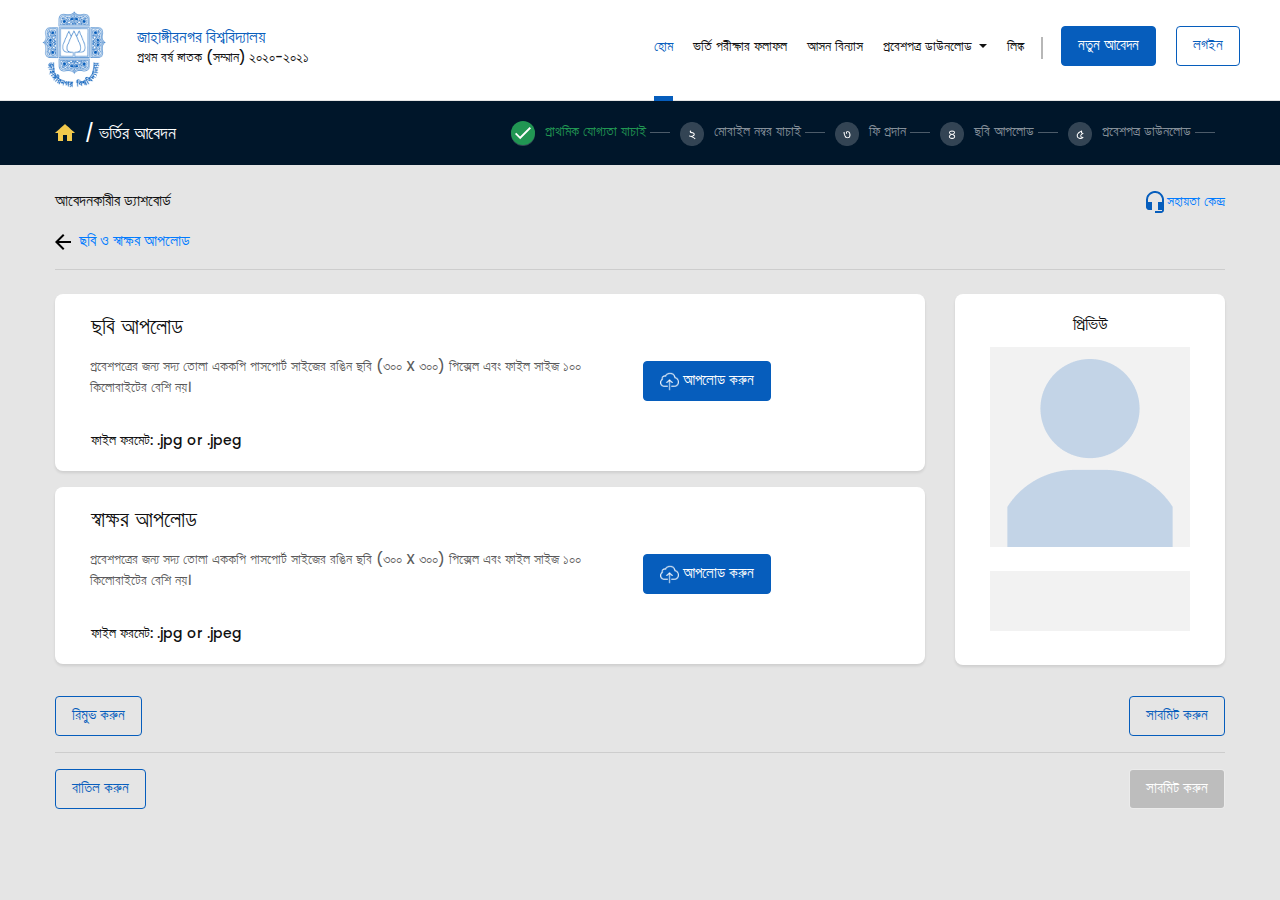
<file: imageupload.html>
<!DOCTYPE html>
<html>
 <meta charset="utf-8">
    <meta name="viewport" content="width=device-width, initial-scale=1, shrink-to-fit=no">
    <title>Jahangirnagar </title>
    <meta http-equiv="X-UA-Compatible" content="IE=edge">
    <!-- favicon -->
    <link rel="shortcut icon" href="favicon.png">
    <link rel="preconnect" href="https://fonts.gstatic.com">
    <link href="https://fonts.googleapis.com/css2?family=Poppins:wght@300;400;500;600;700&display=swap" rel="stylesheet">
   <!--  -->
    <link href="https://fonts.googleapis.com/icon?family=Material+Icons"
      rel="stylesheet">
    <!-- Bootstrap CSS -->
    <link rel="stylesheet" href="https://maxcdn.bootstrapcdn.com/bootstrap/4.0.0/css/bootstrap.min.css" integrity="sha384-Gn5384xqQ1aoWXA+058RXPxPg6fy4IWvTNh0E263XmFcJlSAwiGgFAW/dAiS6JXm" crossorigin="anonymous">
    <!-- main style cssa -->
    <link rel="stylesheet" type="text/css" href="golobal.css">
    <link rel="stylesheet" type="text/css" href="header.css">
    <link rel="stylesheet" type="text/css" href="dashboardsubmenu.css">
    <link rel="stylesheet" type="text/css" href="imageupload.css">
</head>
<body>
  <section class="header bg-white ">
      <div class="container">
      <div class="row mt-2">
        <!-- new adding  -->
        <div class="col-2 col-md-4 pl-2 pl-md-0 pr-0">
          <div class="row ">
        <div class="col-md-3 pr-0">
          <img class="logo-img" src="images/logo.png">
        </div>
        <div class="logo-text pl-1 pr-0 col-md-8 d-none d-md-block">
                     <h6 class="color-blue mb-0">জাহাঙ্গীরনগর বিশ্ববিদ্যালয়</h6>
                     <p class=" color-black mb-0 ">প্রথম বর্ষ স্নাতক (সম্মান) ২০২০-২০২১</p>
                </div>
      </div>
    </div>
    <!-- new adding change the div area  -->
    <div class="col-10  col-md-8 pl-0 pr-0 ">
      <div class="row ml-0 mr-0 mt-3">
        <div class="main-nav-area col-md-11 col-xl-12 d-flex justify-content-end pl-0 pr-0">
          <div class="main-nav-link col-md-8 pl-0 pr-0 ">
                      <ul class="nav header-nav d-none d-md-flex">
                        <!-- add active class for active nav  -->
                          <li><a class="active  color-black" href="#">হোম</a></li>
                          <li><a class=" color-black" href="#">ভর্তি পরীক্ষার ফলাফল</a></li>
                          <li><a class=" color-black" href="#">আসন বিন্যাস</a></li>
                          <!-- new adding dropdown on desktop  -->
                           <li class="nav-item dropdown">
                            <a onclick="desktopDropdownOne()" class=" color-black nav-link dropdown-toggle" href="#" id="navbarDropdown"  data-toggle="dropdown" aria-haspopup="true" aria-expanded="false">
                             প্রবেশপত্র ডাউনলোড
                            </a>
                            <div class="navbarDropdown1 dropdown-menu " aria-labelledby="navbarDropdown">
                              <a class="dropdown-item" href="#">হোম</a>
                              <a class="dropdown-item" href="#">আসন বিন্যাস</a>
                              <div class="dropdown-divider"></div>
                              <a class="dropdown-item" href="#">ভর্তি পরীক্ষার ফলাফল</a>
                            </div>
                          </li>
                          <li><a class=" color-black" href="#">লিঙ্ক</a></li>
                       </ul>
                       <div  class="mobile-menu ">
                       <div  class="overlay">
                          <div id="mobilenav" class="overlay-content">
                          <a  onclick="clossNav()" href="#">হোম</a>
                          <a onclick="clossNav()"  href="#">ভর্তি পরীক্ষার ফলাফল</a>
                          <a onclick="clossNav()"  href="#">আসন বিন্যাস</a>
                          <a onclick="mobileMenuDropDown()"  href="#">প্রবেশপত্র ডাউনলোড <span class="color-white"><img class="" src="images/dropdown.png"></span></a>
                            <div class="mobile-drop-down-menu ml-0">
                              <a onclick="clossNav()"  href="#">হোম </a>
                              <a onclick="clossNav()"  href="#">হোম two</a>
                              <a onclick="clossNav()"  href="#">হোম three </a>
                            </div>
                          <a onclick="" href="#">লিঙ্ক</a>  
                          </div>
                        </div>
                      </div>
                  </div>
                  <div class="login-button">
                    <div class="before-login-line"></div>
                       <a  class="btn-primary " href="#">নতুন আবেদন</a>
                       <a class="bnt-blue ml-3" href="#">লগইন</a>
                     <div class="afear-login-line"></div>
                  </div>
                  <!-- new adding -->
                  <div class="mobile-menu-icon col-1 d-xl-none">
                      <span onClick="openNav()"><img src="images/line-bar.png"></span>
                  </div>
        </div>
      </div>
    </div>
  </div>
</div>
</section>
<!--============  dashboard sub nav  ==============-->
        <div class="dash-sub-nav-section">
          <div class="container dash-sub-nav-container">
            <div class="row">
              <div class="col-md-2">
                <div class="dash-sub-icon d-flex">
                  <div class="icon-img">
                    <img src="images/home-icon.png">
                  </div>
                  <div class="icon-text">
                    <h2 class="color-white home-page-title-3">/ ভর্তির আবেদন </h2>
                  </div>
                </div>
              </div>
              <div class="col-md-12 col-xl-10">
                <div class="desh-step-nav">
                  <!-- *************** Step Time Line Start -->
                  <!-- step 1 -->
                  <div class="single-step-nav">
                    <div class="single-step-icon">
                      <img class="main-icon" src="images/num1.png">
                      <!-- add active calss for active icon -->
                        <img class=" active step-nav-overlay bg-green-1 " src="images/trick-icon.png">
                      </div>
                      <div class="single-setp-info">
                      <!-- add active calass for active text  -->
                       <p class="font-14 active ">প্রাথমিক যোগ্যতা যাচাই <img src="images/line-icon.png"></p>
                    </div>
                  </div>
                  <!-- step 2 -->
                  <div class="single-step-nav">
                    <div class="single-step-icon">
                      <img class="main-icon" src="images/num2.png">
                      <!-- add active calss for active icon -->
                      <img class="step-nav-overlay bg-green-1 " src="images/trick-icon.png">
                      </div>
                      <div class="single-setp-info">
                      <!-- add active calss for active icon -->
                      <p class=" font-14">মোবাইল নম্বর যাচাই <img src="images/line-icon.png"> </p>
                    </div>
                  </div>
                  <!-- step 3 -->
                  <div class="single-step-nav">
                    <div class="single-step-icon">
                      <img class="main-icon" src="images/num3.png">
                      <!-- add active calss for active icon -->
                      <img class="step-nav-overlay bg-green-1 " src="images/trick-icon.png">
                      </div>
                      <div class="single-setp-info">
                      <!-- add active calss for active icon -->
                      <p class=" font-14">ফি প্রদান <img src="images/line-icon.png">  </p>
                    </div>
                  </div>
                  <!-- step 4 -->
                  <div class="single-step-nav">
                    <div class="single-step-icon">
                      <img class="main-icon" src="images/num4.png">
                      <!-- add active calss for active icon -->
                      <img class="step-nav-overlay bg-green-1 " src="images/trick-icon.png">
                      </div>
                      <div class="single-setp-info">
                      <!-- add active calss for active icon -->
                      <p class=" font-14">ছবি আপলোড <img src="images/line-icon.png">  </p>
                    </div>
                  </div>
                  <!-- step 5 -->
                  <div class="single-step-nav">
                    <div class="single-step-icon">
                      <img class="main-icon" src="images/num5.png">
                      <!-- add active calss for active icon -->
                      <img class="step-nav-overlay bg-green-1 " src="images/trick-icon.png">
                      </div>
                      <div class="single-setp-info">
                      <!-- add active calss for active icon -->
                      <p class=" font-14">প্রবেশপত্র ডাউনলোড <img src="images/line-icon.png"> </p>
                    </div>
                  </div>
              <!-- *************** End Step Time Line Start -->
                </div>
              </div>
            </div>
          </div>
        </div>
    <!-- =====  end dashboar sub nav section ============-->
      <!-- ================= Aleart Box ================== -->
      <section class="dashbord-secton">
      <div class="container">
        <!-- headeing area -->
        <div class="dash-heading-area text-center text-md-left d-md-flex justify-content-between">
          <div class="dash-heading-tittle">
            <p class="font-22 mt-4">আবেদনকারীর ড্যাশবোর্ড</p>
          </div>
          <div class="dash-support-are">
            <div class="support-text image-upload-support mb-4 mb-md-0 mt-1 mt-md-4">
              <a class="font-14 primary-1" href="#"><img src="images/headset_mic.png">সহায়তা কেন্দ্র</a>
            </div>
          </div>
        </div>
         <p><img src="images/Vector.png"><a class="ml-2" href="#">ছবি ও স্বাক্ষর আপলোড</a></p>
         <hr>
      </div>
      </section>
      <!-- nea adding replace the image upload section  -->
      <!-- image upload section -->
      <section  class="image-upload-section mt-4">
        <div class="container">
            <div class="row d-flex">
              <div class="col-md-8 col-xl-9 image-upload-info-col ">
                <div class="image-upload-info upload-info info-box  box-shadow mb-0  mb-md-3">
                  <h2 class="page-tittle color-black text-center text-md-left mb-2 ml-3">ছবি আপলোড</h2>
                  <div class=" d-flex justify-content-between  align-items-center">
                    <p class=" form-tittle-4 text-center text-md-left mt-2 color-black-op-7 col-12 col-md-8 ">প্রবেশপত্রের জন্য সদ্য তোলা এককপি পাসপোর্ট সাইজের রঙিন ছবি (৩০০ X ৩০০) পিক্সেল এবং ফাইল সাইজ ১০০ কিলোবাইটের বেশি নয়। </p>
                    <div class="image-upload-btn  col-md-5 d-md-block">
                      <a class="btn-primary btn-for-image-upload" href="#"><img class="pr-1" width="23" src="images/upload.png">আপলোড করুন</a>
                    </div>
                  </div>
                  <p class="image-type-format file-info form-tittle-4 mt-0 mt-md-3 mt-md-0 mb-0 ml-3">ফাইল ফরমেট: .jpg or .jpeg</p>
                </div>
                <div class="signature-upload-info info-box  d-md-block box-shadow mb-3">
                  <h2 class="page-tittle color-black text-center text-md-left mb-2 ml-3">স্বাক্ষর আপলোড</h2>
                  <div class="upload-info-des d-flex justify-content-between  align-items-center">
                    <p class="form-tittle-4 text-center text-md-left mt-2 color-black-op-7 col-12 col-md-8 ">প্রবেশপত্রের জন্য সদ্য তোলা এককপি পাসপোর্ট সাইজের রঙিন ছবি (৩০০ X ৩০০) পিক্সেল এবং ফাইল সাইজ ১০০ কিলোবাইটের বেশি নয়। </p>
                    <div class="signature-upload-btn col-md-5">
                      <a class="btn-primary btn-for-signature-upload " href="#"><img  width="23" class="pr-1" src="images/upload.png">আপলোড করুন</a>
                    </div>
                  </div>
                    <p class="file-info image-type-format file-info form-tittle-4 mt-0 mt-md-3 mt-md-0 mb-0 ml-3">ফাইল ফরমেট: .jpg or .jpeg</p>
                </div>
              </div>
              <div class="col-md-4 col-xl-3 image-upload-avatar-col">
                <div class="image-avatar-area info-box  box-shadow d-flex flex-column align-items-center ">
                  <h2 class="home-page-title-3  pb-1 text-center">প্রিভিউ</h2>
                  <div class="image-upload-avatar">
                    <img class="image-avatar" src="images/imag-avatar.png">
                  </div>
                  <!-- new adding comment out img tag for signature and btn are comment -->
                  <div class="signature-upload-avatar mt-4 mb-2">
                     <img class="signature-avatar" src="images/signature-avatar.png">
                     <!-- <a class="btn-primary mb-2" href="#"><img class="pr-1" src="images/upload.png">আপলোড করুন</a> -->
                  </div>
                </div>
              </div>
            </div>
             <div class="footer-button d-flex justify-content-between my-3">
            <div>
              <a class="bnt-blue " href="#">রিমুভ করুন</a>
            </div>
            <div>
              <a class="bnt-blue " href="#">সাবমিট করুন</a>
            </div>
          </div>
          <hr class="mt-0">
          <div class="footer-button d-flex justify-content-between my-3">
            <div>
              <a class="bnt-blue " href="#">বাতিল করুন</a>
            </div>
            <div>
              <a class="btn-transparent bg-gray-2" href="#">সাবমিট করুন</a>
            </div>
          </div>
        </div>
      </section>

    <!-- main js  -->
    <script src="js/main.js"></script>
  </body>
</html>
</file>
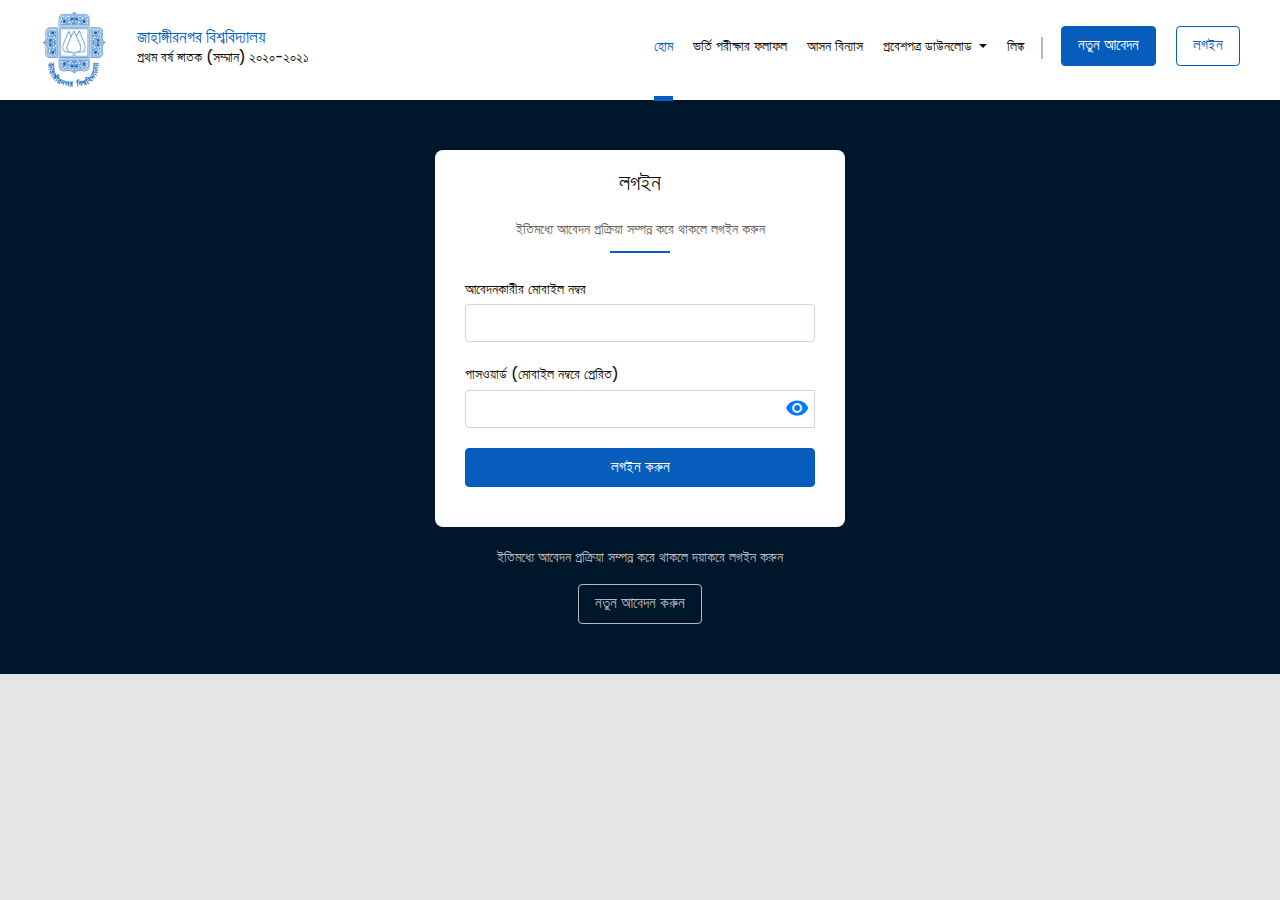
<file: login.html>
<!DOCTYPE html>
<html>
<head>
	 <meta charset="utf-8">
    <meta name="viewport" content="width=device-width, initial-scale=1, shrink-to-fit=no">
    <title>Jahangirnagar </title>
    <meta http-equiv="X-UA-Compatible" content="IE=edge">
    <!-- favicon -->
    <link rel="shortcut icon" href="favicon.png">
  	<link rel="preconnect" href="https://fonts.gstatic.com">
  	<link href="https://fonts.googleapis.com/css2?family=Poppins:wght@300;400;500;600;700&display=swap" rel="stylesheet">
 	 <!--  -->
  	<link href="https://fonts.googleapis.com/icon?family=Material+Icons"
      rel="stylesheet">
    <!-- Bootstrap CSS -->
    <link rel="stylesheet" href="https://maxcdn.bootstrapcdn.com/bootstrap/4.0.0/css/bootstrap.min.css" integrity="sha384-Gn5384xqQ1aoWXA+058RXPxPg6fy4IWvTNh0E263XmFcJlSAwiGgFAW/dAiS6JXm" crossorigin="anonymous">
    <!-- main style cssa -->
    <link rel="stylesheet" type="text/css" href="golobal.css">
    <link rel="stylesheet" type="text/css" href="header.css">
</head>
<body>
	<section class="header bg-white ">
      <div class="container">
      <div class="row mt-2">
        <!-- new adding  -->
        <div class="col-2 col-md-4 pl-2 pl-md-0 pr-0">
          <div class="row ">
        <div class="col-md-3 pr-0">
          <img class="logo-img" src="images/logo.png">
        </div>
        <div class="logo-text pl-1 pr-0 col-md-8 d-none d-md-block">
                     <h6 class="color-blue mb-0">জাহাঙ্গীরনগর বিশ্ববিদ্যালয়</h6>
                     <p class=" color-black mb-0 ">প্রথম বর্ষ স্নাতক (সম্মান) ২০২০-২০২১</p>
                </div>
      </div>
    </div>
    <!-- new adding change the div area  -->
    <div class="col-10  col-md-8 pl-0 pr-0 ">
      <div class="row ml-0 mr-0 mt-3">
        <div class="main-nav-area col-md-11 col-xl-12 d-flex justify-content-end pl-0 pr-0">
          <div class="main-nav-link col-md-8 pl-0 pr-0 ">
                      <ul class="nav header-nav d-none d-md-flex">
                        <!-- add active class for active nav  -->
                          <li><a class="active  color-black" href="#">হোম</a></li>
                          <li><a class=" color-black" href="#">ভর্তি পরীক্ষার ফলাফল</a></li>
                          <li><a class=" color-black" href="#">আসন বিন্যাস</a></li>
                          <!-- new adding dropdown on desktop  -->
                           <li class="nav-item dropdown">
                            <a onclick="desktopDropdownOne()" class=" color-black nav-link dropdown-toggle" href="#" id="navbarDropdown"  data-toggle="dropdown" aria-haspopup="true" aria-expanded="false">
                             প্রবেশপত্র ডাউনলোড
                            </a>
                            <div class="navbarDropdown1 dropdown-menu " aria-labelledby="navbarDropdown">
                              <a class="dropdown-item" href="#">হোম</a>
                              <a class="dropdown-item" href="#">আসন বিন্যাস</a>
                              <div class="dropdown-divider"></div>
                              <a class="dropdown-item" href="#">ভর্তি পরীক্ষার ফলাফল</a>
                            </div>
                          </li>
                          <li><a class=" color-black" href="#">লিঙ্ক</a></li>
                       </ul>
                       <div  class="mobile-menu ">
                       <div  class="overlay">
                          <div id="mobilenav" class="overlay-content">
                          <a  onclick="clossNav()" href="#">হোম</a>
                          <a onclick="clossNav()"  href="#">ভর্তি পরীক্ষার ফলাফল</a>
                          <a onclick="clossNav()"  href="#">আসন বিন্যাস</a>
                          <a onclick="mobileMenuDropDown()"  href="#">প্রবেশপত্র ডাউনলোড <span class="color-white"><img class="" src="images/dropdown.png"></span></a>
                            <div class="mobile-drop-down-menu ml-0">
                              <a onclick="clossNav()"  href="#">হোম </a>
                              <a onclick="clossNav()"  href="#">হোম two</a>
                              <a onclick="clossNav()"  href="#">হোম three </a>
                            </div>
                          <a onclick="" href="#">লিঙ্ক</a>  
                          </div>
                        </div>
                      </div>
                  </div>
                  <div class="login-button">
                    <div class="before-login-line"></div>
                       <a  class="btn-primary " href="#">নতুন আবেদন</a>
                       <a class="bnt-blue ml-3" href="#">লগইন</a>
                     <div class="afear-login-line"></div>
                  </div>
                  <!-- new adding -->
                  <div class="mobile-menu-icon col-1 d-xl-none">
                      <span onClick="openNav()"><img src="images/line-bar.png"></span>
                  </div>
        </div>
      </div>
    </div>
  </div>
</div>
</section>
	<!-- eand header  -->
	<div class="section bg-darkblue-container ">
		<div class="container form-center flex-column">
			<div class="form-area">
				<div class="my-form">
					<h2 class="page-tittle text-center mb-4 ">লগইন</h2>
						<p class="subtittle text-center after-tittle-line mb-4">ইতিমধ্যে আবেদন প্রক্রিয়া সম্পন্ন করে থাকলে লগইন করুন</p>
						<form>
		    				<div class="form-group">
		      				<label class="form-tittle-1" for="mobile-number">আবেদনকারীর মোবাইল নম্বর</label>
		      				<input type="number" class="form-control" id="mobile-number"  placeholder="" required>
		    				</div>
		        			<div class="form-group">
		          			<label class="form-tittle-1" for="password">পাসওয়ার্ড (মোবাইল নম্বরে প্রেরিত)</label>
		            			<div class="input-group" id="password">
		              			<input class="form-control" type="password">
		                			<div class="input-group-addon eye-icon">
		                				<a href=""><span class="material-icons">remove_red_eye</span></a>
		              			</div>
		            		</div>
		          		</div>
		    			<button type="submit" class="btn-primary btn-fullwhidth">লগইন করুন</button>
		  				</form>
		  			</div>
		  		</div>
		  		<div class="form-card">
		  			 <p class="font-14 color-white-op-7 text-center">ইতিমধ্যে আবেদন প্রক্রিয়া সম্পন্ন করে থাকলে দয়াকরে লগইন করুন</p>
               		<a class="btn-transparent color-white-op-7 " chref="#">নতুন আবেদন করুন</a>
		  		</div>
            </div>
        </div>
         <script src="js/main.js"></script>
</body>
</html>
</file>
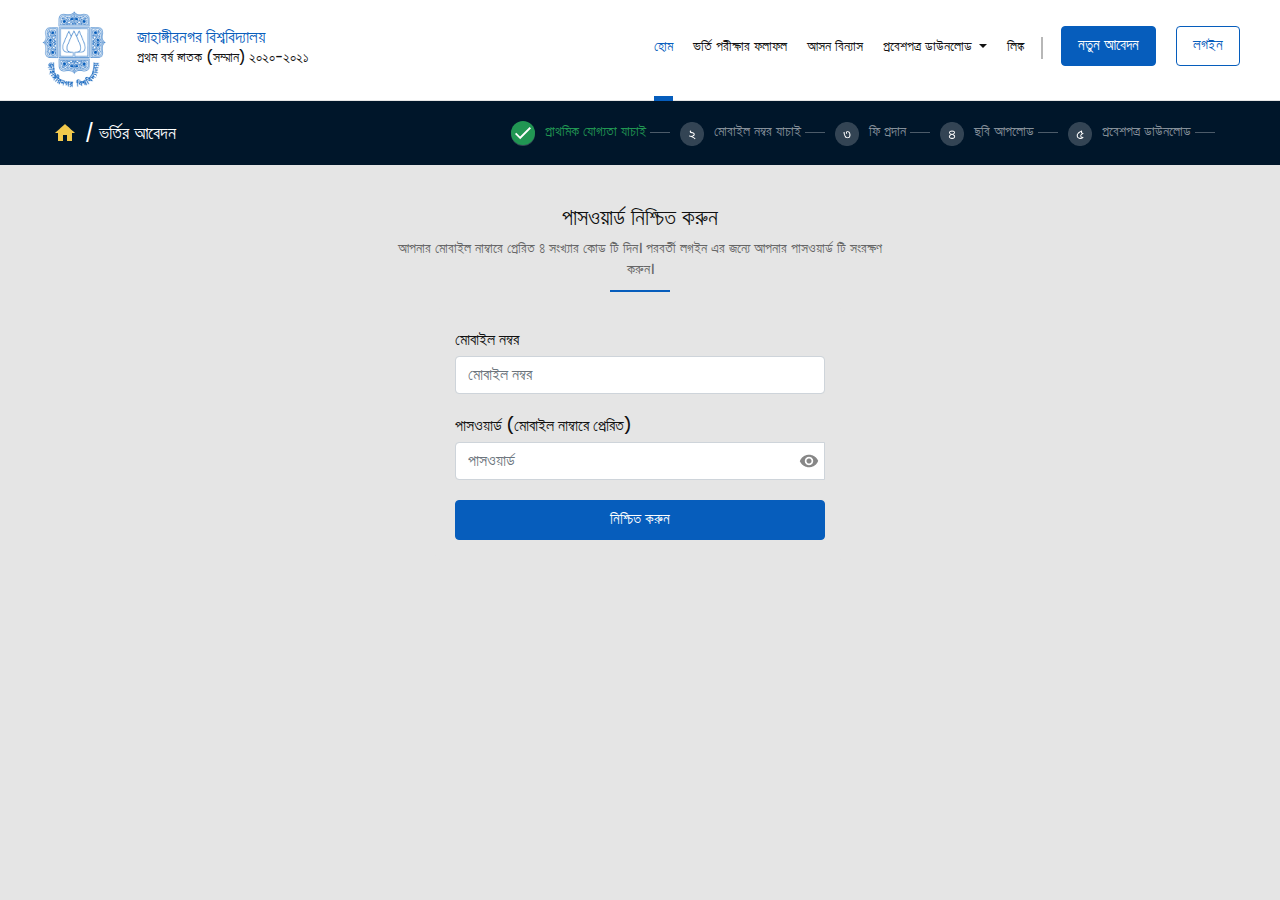
<file: password-check.html>
<!DOCTYPE html>
<html>
<head>
   <meta charset="utf-8">
    <meta name="viewport" content="width=device-width, initial-scale=1, shrink-to-fit=no">
    <title>Jahangirnagar </title>
    <meta http-equiv="X-UA-Compatible" content="IE=edge">
    <!-- favicon -->
    <link rel="shortcut icon" href="favicon.png">
    <link rel="preconnect" href="https://fonts.gstatic.com">
    <link href="https://fonts.googleapis.com/css2?family=Poppins:wght@300;400;500;600;700&display=swap" rel="stylesheet">
   <!--  -->
    <link href="https://fonts.googleapis.com/icon?family=Material+Icons"
      rel="stylesheet">
    <!-- Bootstrap CSS -->
    <link rel="stylesheet" href="https://maxcdn.bootstrapcdn.com/bootstrap/4.0.0/css/bootstrap.min.css" integrity="sha384-Gn5384xqQ1aoWXA+058RXPxPg6fy4IWvTNh0E263XmFcJlSAwiGgFAW/dAiS6JXm" crossorigin="anonymous">
    <!-- main style cssa -->
    <link rel="stylesheet" type="text/css" href="golobal.css">
    <link rel="stylesheet" type="text/css" href="header.css">
    <link rel="stylesheet" type="text/css" href="dashboardsubmenu.css">
</head>
<body>        <section class="header bg-white ">
      <div class="container">
      <div class="row mt-2">
        <!-- new adding  -->
        <div class="col-2 col-md-4 pl-2 pl-md-0 pr-0">
          <div class="row ">
        <div class="col-md-3 pr-0">
          <img class="logo-img" src="images/logo.png">
        </div>
        <div class="logo-text pl-1 pr-0 col-md-8 d-none d-md-block">
                     <h6 class="color-blue mb-0">জাহাঙ্গীরনগর বিশ্ববিদ্যালয়</h6>
                     <p class=" color-black mb-0 ">প্রথম বর্ষ স্নাতক (সম্মান) ২০২০-২০২১</p>
                </div>
      </div>
    </div>
    <!-- new adding change the div area  -->
    <div class="col-10  col-md-8 pl-0 pr-0 ">
      <div class="row ml-0 mr-0 mt-3">
        <div class="main-nav-area col-md-11 col-xl-12 d-flex justify-content-end pl-0 pr-0">
          <div class="main-nav-link col-md-8 pl-0 pr-0 ">
                      <ul class="nav header-nav d-none d-md-flex">
                        <!-- add active class for active nav  -->
                          <li><a class="active  color-black" href="#">হোম</a></li>
                          <li><a class=" color-black" href="#">ভর্তি পরীক্ষার ফলাফল</a></li>
                          <li><a class=" color-black" href="#">আসন বিন্যাস</a></li>
                          <!-- new adding dropdown on desktop  -->
                           <li class="nav-item dropdown">
                            <a onclick="desktopDropdownOne()" class=" color-black nav-link dropdown-toggle" href="#" id="navbarDropdown"  data-toggle="dropdown" aria-haspopup="true" aria-expanded="false">
                             প্রবেশপত্র ডাউনলোড
                            </a>
                            <div class="navbarDropdown1 dropdown-menu " aria-labelledby="navbarDropdown">
                              <a class="dropdown-item" href="#">হোম</a>
                              <a class="dropdown-item" href="#">আসন বিন্যাস</a>
                              <div class="dropdown-divider"></div>
                              <a class="dropdown-item" href="#">ভর্তি পরীক্ষার ফলাফল</a>
                            </div>
                          </li>
                          <li><a class=" color-black" href="#">লিঙ্ক</a></li>
                       </ul>
                       <div  class="mobile-menu ">
                       <div  class="overlay">
                          <div id="mobilenav" class="overlay-content">
                          <a  onclick="clossNav()" href="#">হোম</a>
                          <a onclick="clossNav()"  href="#">ভর্তি পরীক্ষার ফলাফল</a>
                          <a onclick="clossNav()"  href="#">আসন বিন্যাস</a>
                          <a onclick="mobileMenuDropDown()"  href="#">প্রবেশপত্র ডাউনলোড <span class="color-white"><img class="" src="images/dropdown.png"></span></a>
                            <div class="mobile-drop-down-menu ml-0">
                              <a onclick="clossNav()"  href="#">হোম </a>
                              <a onclick="clossNav()"  href="#">হোম two</a>
                              <a onclick="clossNav()"  href="#">হোম three </a>
                            </div>
                          <a onclick="" href="#">লিঙ্ক</a>  
                          </div>
                        </div>
                      </div>
                  </div>
                  <div class="login-button">
                    <div class="before-login-line"></div>
                       <a  class="btn-primary " href="#">নতুন আবেদন</a>
                       <a class="bnt-blue ml-3" href="#">লগইন</a>
                     <div class="afear-login-line"></div>
                  </div>
                  <!-- new adding -->
                  <div class="mobile-menu-icon col-1 d-xl-none">
                      <span onClick="openNav()"><img src="images/line-bar.png"></span>
                  </div>
        </div>
      </div>
    </div>
  </div>
</div>
</section>
    <!-- dashboard sub nav   -->
  <!--============  dashboard sub nav  ==============-->
        <div class="dash-sub-nav-section">
          <div class="container dash-sub-nav-container">
            <div class="row">
              <div class="col-md-2">
                <div class="dash-sub-icon d-flex">
                  <div class="icon-img">
                    <img src="images/home-icon.png">
                  </div>
                  <div class="icon-text">
                    <h2 class="color-white home-page-title-3">/ ভর্তির আবেদন </h2>
                  </div>
                </div>
              </div>
              <div class="col-md-12 col-xl-10">
                <div class="desh-step-nav">
                  <!-- *************** Step Time Line Start -->
                  <!-- step 1 -->
                  <div class="single-step-nav">
                    <div class="single-step-icon">
                      <img class="main-icon" src="images/num1.png">
                      <!-- add active calss for active icon -->
                        <img class=" active step-nav-overlay bg-green-1 " src="images/trick-icon.png">
                      </div>
                      <div class="single-setp-info">
                      <!-- add active calass for active text  -->
                       <p class="form-tittle-4  active ">প্রাথমিক যোগ্যতা যাচাই <img src="images/line-icon.png"></p>
                    </div>
                  </div>
                  <!-- step 2 -->
                  <div class="single-step-nav">
                    <div class="single-step-icon">
                      <img class="main-icon" src="images/num2.png">
                      <!-- add active calss for active icon -->
                      <img class="step-nav-overlay bg-green-1 " src="images/trick-icon.png">
                      </div>
                      <div class="single-setp-info">
                      <!-- add active calss for active icon -->
                      <p class=" form-tittle-4 ">মোবাইল নম্বর যাচাই <img src="images/line-icon.png"> </p>
                    </div>
                  </div>
                  <!-- step 3 -->
                  <div class="single-step-nav">
                    <div class="single-step-icon">
                      <img class="main-icon" src="images/num3.png">
                      <!-- add active calss for active icon -->
                      <img class="step-nav-overlay bg-green-1 " src="images/trick-icon.png">
                      </div>
                      <div class="single-setp-info">
                      <!-- add active calss for active icon -->
                      <p class=" form-tittle-4 ">ফি প্রদান <img src="images/line-icon.png">  </p>
                    </div>
                  </div>
                  <!-- step 4 -->
                  <div class="single-step-nav">
                    <div class="single-step-icon">
                      <img class="main-icon" src="images/num4.png">
                      <!-- add active calss for active icon -->
                      <img class="step-nav-overlay bg-green-1 " src="images/trick-icon.png">
                      </div>
                      <div class="single-setp-info">
                      <!-- add active calss for active icon -->
                      <p class=" form-tittle-4 ">ছবি আপলোড <img src="images/line-icon.png">  </p>
                    </div>
                  </div>
                  <!-- step 5 -->
                  <div class="single-step-nav">
                    <div class="single-step-icon">
                      <img class="main-icon" src="images/num5.png">
                      <!-- add active calss for active icon -->
                      <img class="step-nav-overlay bg-green-1 " src="images/trick-icon.png">
                      </div>
                      <div class="single-setp-info">
                      <!-- add active calss for active icon -->
                      <p class=" form-tittle-4 ">প্রবেশপত্র ডাউনলোড <img src="images/line-icon.png"> </p>
                    </div>
                  </div>
              <!-- *************** End Step Time Line Start -->
                </div>
              </div>
            </div>
          </div>
        </div>
    <!-- =====  end dashboar sub nav section ============-->
  
  <!--============  mobile number form  ==============-->
  <section class="mob-verification-section  ">
      <div class="container mob-ver-container d-flex justify-content-center">
        <div class="verification-form-area tittle-width-500">
              <h2 class="text-center page-tittle color-black pt-4 mt-3 tittle-width-500">পাসওয়ার্ড নিশ্চিত করুন</h2>
                <p class="subtittle after-tittle-line tittle-width-500 tittle-width-500  text-center">আপনার মোবাইল নাম্বারে প্রেরিত ৪ সংখ্যার কোড টি দিন। পরবর্তী লগইন এর জন্যে আপনার পাসওয়ার্ড টি সংরক্ষণ করুন।</p>
              <form class="grey-form">
                <div class="form-group">
                  <label for="mobile-number">মোবাইল নম্বর</label>
                  <input type="text" class="form-control" id="mobile-number"  placeholder="মোবাইল নম্বর" required>
                </div>
                 <div class="form-group">
                <label for="password">পাসওয়ার্ড (মোবাইল নাম্বারে প্রেরিত)</label>
                  <div class="input-group" id="password">
                    <input class="form-control" type="password" placeholder="পাসওয়ার্ড" >
                      <div class="input-group-addon eye-icon">
                      <a href=""><img src="images/remove_red_eye.png"></a>
                    </div>
                  </div>
                </div>
                <button type="submit" class="btn-primary btn-fullwhidth ">নিশ্চিত করুন</button>
              </form>
          </div>
        </div>
    </section>
     <script src="js/main.js"></script>
</body>
</html>
</file>
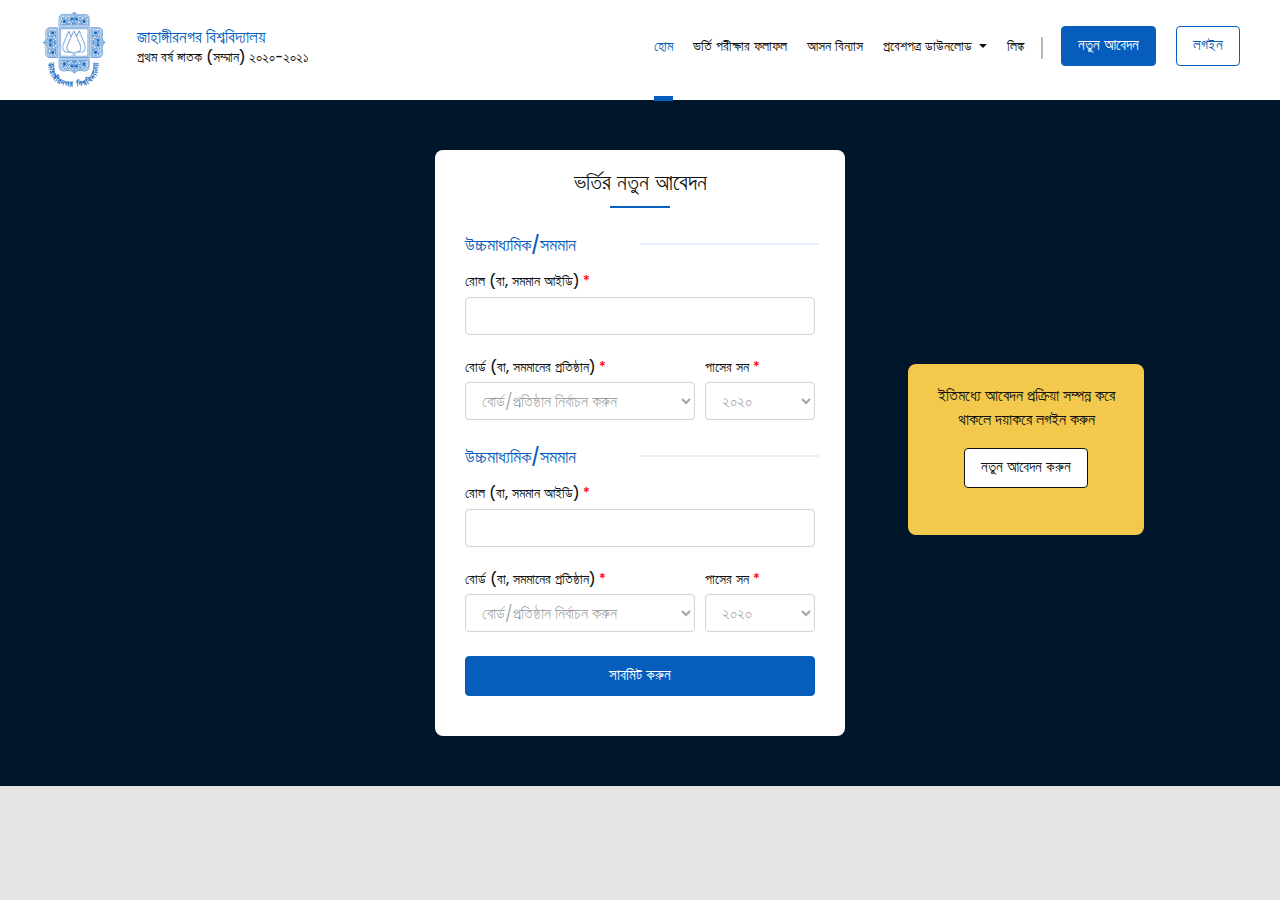
<file: singup.html>
<!DOCTYPE html>
<html>
<head>
	 <meta charset="utf-8">
    <meta name="viewport" content="width=device-width, initial-scale=1, shrink-to-fit=no">
    <title>Jahangirnagar </title>
    <meta http-equiv="X-UA-Compatible" content="IE=edge">
    <!-- favicon -->
    <link rel="shortcut icon" href="favicon.png">
  	<link rel="preconnect" href="https://fonts.gstatic.com">
  	<link href="https://fonts.googleapis.com/css2?family=Poppins:wght@300;400;500;600;700&display=swap" rel="stylesheet">
 	 <!--  -->
  	<link href="https://fonts.googleapis.com/icon?family=Material+Icons"
      rel="stylesheet">
    <!-- Bootstrap CSS -->
    <link rel="stylesheet" href="https://maxcdn.bootstrapcdn.com/bootstrap/4.0.0/css/bootstrap.min.css" integrity="sha384-Gn5384xqQ1aoWXA+058RXPxPg6fy4IWvTNh0E263XmFcJlSAwiGgFAW/dAiS6JXm" crossorigin="anonymous">
    <!-- main style cssa -->
    <link rel="stylesheet" type="text/css" href="golobal.css">
    <link rel="stylesheet" type="text/css" href="header.css">
    <link rel="stylesheet" type="text/css" href="signup.css">
</head>
      <body>  
       <section class="header bg-white ">
      <div class="container">
      <div class="row mt-2">
        <!-- new adding  -->
        <div class="col-2 col-md-4 pl-2 pl-md-0 pr-0">
          <div class="row ">
        <div class="col-md-3 pr-0">
          <img class="logo-img" src="images/logo.png">
        </div>
        <div class="logo-text pl-1 pr-0 col-md-8 d-none d-md-block">
                     <h6 class="color-blue mb-0">জাহাঙ্গীরনগর বিশ্ববিদ্যালয়</h6>
                     <p class=" color-black mb-0 ">প্রথম বর্ষ স্নাতক (সম্মান) ২০২০-২০২১</p>
                </div>
      </div>
    </div>
    <!-- new adding change the div area  -->
    <div class="col-10  col-md-8 pl-0 pr-0 ">
      <div class="row ml-0 mr-0 mt-3">
        <div class="main-nav-area col-md-11 col-xl-12 d-flex justify-content-end pl-0 pr-0">
          <div class="main-nav-link col-md-8 pl-0 pr-0 ">
                      <ul class="nav header-nav d-none d-md-flex">
                        <!-- add active class for active nav  -->
                          <li><a class="active  color-black" href="#">হোম</a></li>
                          <li><a class=" color-black" href="#">ভর্তি পরীক্ষার ফলাফল</a></li>
                          <li><a class=" color-black" href="#">আসন বিন্যাস</a></li>
                          <!-- new adding dropdown on desktop  -->
                           <li class="nav-item dropdown">
                            <a onclick="desktopDropdownOne()" class=" color-black nav-link dropdown-toggle" href="#" id="navbarDropdown"  data-toggle="dropdown" aria-haspopup="true" aria-expanded="false">
                             প্রবেশপত্র ডাউনলোড
                            </a>
                            <div class="navbarDropdown1 dropdown-menu " aria-labelledby="navbarDropdown">
                              <a class="dropdown-item" href="#">হোম</a>
                              <a class="dropdown-item" href="#">আসন বিন্যাস</a>
                              <div class="dropdown-divider"></div>
                              <a class="dropdown-item" href="#">ভর্তি পরীক্ষার ফলাফল</a>
                            </div>
                          </li>
                          <li><a class=" color-black" href="#">লিঙ্ক</a></li>
                       </ul>
                       <div  class="mobile-menu ">
                       <div  class="overlay">
                          <div id="mobilenav" class="overlay-content">
                          <a  onclick="clossNav()" href="#">হোম</a>
                          <a onclick="clossNav()"  href="#">ভর্তি পরীক্ষার ফলাফল</a>
                          <a onclick="clossNav()"  href="#">আসন বিন্যাস</a>
                          <a onclick="mobileMenuDropDown()"  href="#">প্রবেশপত্র ডাউনলোড <span class="color-white"><img class="" src="images/dropdown.png"></span></a>
                            <div class="mobile-drop-down-menu ml-0">
                              <a onclick="clossNav()"  href="#">হোম </a>
                              <a onclick="clossNav()"  href="#">হোম two</a>
                              <a onclick="clossNav()"  href="#">হোম three </a>
                            </div>
                          <a onclick="" href="#">লিঙ্ক</a>  
                          </div>
                        </div>
                      </div>
                  </div>
                  <div class="login-button">
                    <div class="before-login-line"></div>
                       <a  class="btn-primary " href="#">নতুন আবেদন</a>
                       <a class="bnt-blue ml-3" href="#">লগইন</a>
                     <div class="afear-login-line"></div>
                  </div>
                  <!-- new adding -->
                  <div class="mobile-menu-icon col-1 d-xl-none">
                      <span onClick="openNav()"><img src="images/line-bar.png"></span>
                  </div>
        </div>
      </div>
    </div>
  </div>
</div>
</section>
          <!-- end header section -->
	<div class="section bg-darkblue-container ">
		<div class="container form-large-center  signup"> <!-- add this class for add yellow box down flex-column -->
			<div class="form-area">
				 <div class="my-form">
                      <h2 class="page-tittle text-center after-tittle-line mb-4">ভর্তির নতুন আবেদন</h2>
                      <p class="form-tittle-2 tittle-left-line color-blue pb-2">উচ্চমাধ্যমিক/সমমান</p>
                         <form>
                            <div class="form-group">
                              <!-- new adding add all label span tag for make requered color red  -->
                              <label class="form-tittle-1" for="roll-number">রোল (বা, সমমান আইডি) <span style="color:red;">*</span></label>
                              <input type="text" class="form-control" id="roll-number"  placeholder="" required>
                            </div>
                            <div class="form-row">
                              <div class="col-8">
                                 <label class="form-tittle-1" for="board">বোর্ড (বা, সমমানের প্রতিষ্ঠান) <span style="color:red;">*</span></label>
                                <div class="input-group">
                                    <select id="board" class="form-control">
                                        <option >বোর্ড/প্রতিষ্ঠান নির্বাচন করুন</option>
                                        <option >বোর্ড/প্রতিষ্ঠান নির্বাচন করুন</option>
                                    </select>
                                </div>
                              </div>
                              <div class="col-4">
                                <label class="form-tittle-1" for="pass-year">পাসের সন <span style="color:red;">*</span></label>
                                <div class="input-group">
                                    <select id="pass-year" class="selectpicker form-control">
                                        <option >২০২০</option>
                                    </select>
                                </div>
                              </div>
                            </div>
                            <p class="form-tittle-2 tittle-left-line color-blue pb-2 mt-4">উচ্চমাধ্যমিক/সমমান</p>
                            <div class="form-group">
                              <label class="form-tittle-1" for="roll-number">রোল (বা, সমমান আইডি) <span style="color:red;">*</span></label>
                              <input type="text" class="form-control" id="roll-number"  placeholder="" required>
                            </div>
                            <div class="form-row">
                                <div class="col-8">
                                   <label class="form-tittle-1" for="board">বোর্ড (বা, সমমানের প্রতিষ্ঠান) <span style="color:red;">*</span></label>
                                  <div class="input-group">
                                      <select id="board" class="form-control">
                                          <option>বোর্ড/প্রতিষ্ঠান নির্বাচন করুন</option>
                                          <option >বোর্ড/প্রতিষ্ঠান নির্বাচন করুন</option>
                                      </select>
                                  </div>
                                </div>
                                <div class="col-4">
                                  <label class="form-tittle-1" for="pass-year">পাসের সন <span style="color:red;">*</span></label>
                                  <div class="input-group">
                                      <select id="pass-year" class="selectpicker form-control">
                                          <option >২০২০</option>
                                      </select>
                                  </div>
                                </div>
                              </div>
                            <button type="submit" class="btn-primary btn-fullwhidth mt-4">সাবমিট করুন</button>
                          </form>
                    </div>
		  		</div>
		  		<div class="yellow-card bg-yellow ml-md-4 mt-sm-4">
		  				 <p class="card-tittle text-center">ইতিমধ্যে আবেদন প্রক্রিয়া সম্পন্ন করে থাকলে দয়াকরে লগইন করুন</p>
               			<a class="btn-black bg-white" chref="#">নতুন আবেদন করুন</a>
		  		</div>
            </div>
        </div>
         <script src="js/main.js"></script>
</body>
</html>
</file>
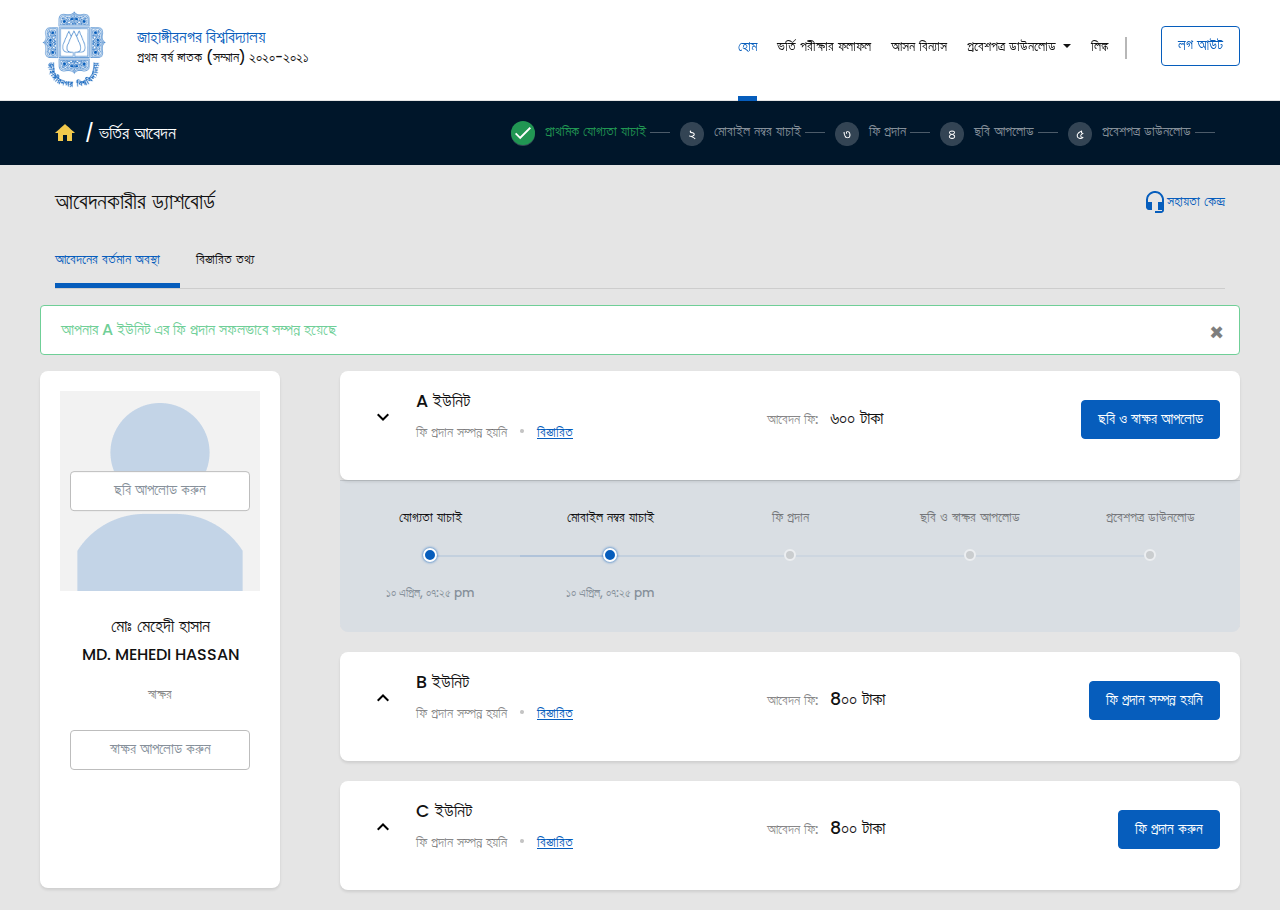
<file: userdashboard.html>
<!DOCTYPE html>
<html>
  <head>
    <meta charset="utf-8">
    <meta name="viewport" content="width=device-width, initial-scale=1, shrink-to-fit=no">
    <title>Jahangirnagar </title>
    <meta http-equiv="X-UA-Compatible" content="IE=edge">
    <!-- favicon -->
    <link rel="shortcut icon" href="favicon.png">
    <link rel="preconnect" href="https://fonts.gstatic.com">
    <link href="https://fonts.googleapis.com/css2?family=Poppins:wght@300;400;500;600;700&display=swap" rel="stylesheet">
   <!--  -->
    <link href="https://fonts.googleapis.com/icon?family=Material+Icons"
      rel="stylesheet">
    <!-- Bootstrap CSS -->
    <link rel="stylesheet" href="https://maxcdn.bootstrapcdn.com/bootstrap/4.0.0/css/bootstrap.min.css" integrity="sha384-Gn5384xqQ1aoWXA+058RXPxPg6fy4IWvTNh0E263XmFcJlSAwiGgFAW/dAiS6JXm" crossorigin="anonymous">
    <!-- main style cssa -->
    <link rel="stylesheet" type="text/css" href="golobal.css">
    <link rel="stylesheet" type="text/css" href="header.css">
    <link rel="stylesheet" type="text/css" href="dashboardsubmenu.css">
    <link rel="stylesheet" type="text/css" href="userdashboard.css">
  </head>
  <body>
     <section class="header bg-white ">
      <div class="container">
      <div class="row mt-2">
        <!-- new adding  -->
        <div class="col-2 col-md-4 pl-2 pl-md-0 pr-0">
          <div class="row ">
        <div class="col-md-3 pr-0">
          <img class="logo-img" src="images/logo.png">
        </div>
        <div class="logo-text pl-1 pr-0 col-md-8 d-none d-md-block">
                     <h6 class="color-blue mb-0">জাহাঙ্গীরনগর বিশ্ববিদ্যালয়</h6>
                     <p class=" color-black mb-0 ">প্রথম বর্ষ স্নাতক (সম্মান) ২০২০-২০২১</p>
                </div>
      </div>
    </div>
    <!-- new adding change the div area  -->
    <div class="col-10  col-md-8 pl-0 pr-0 ">
      <div class="row ml-0 mr-0 mt-3">
        <div class="main-nav-area col-md-11 col-xl-12 d-flex justify-content-end pl-0 pr-0">
          <div class="main-nav-link col-md-8 pl-0 pr-0 ">
                      <ul class="nav header-nav d-none d-md-flex">
                        <!-- add active class for active nav  -->
                          <li><a class="active  color-black" href="#">হোম</a></li>
                          <li><a class=" color-black" href="#">ভর্তি পরীক্ষার ফলাফল</a></li>
                          <li><a class=" color-black" href="#">আসন বিন্যাস</a></li>
                          <!-- new adding dropdown on desktop  -->
                           <li class="nav-item dropdown">
                            <a onclick="desktopDropdownOne()" class=" color-black nav-link dropdown-toggle" href="#" id="navbarDropdown"  data-toggle="dropdown" aria-haspopup="true" aria-expanded="false">
                             প্রবেশপত্র ডাউনলোড
                            </a>
                            <div class="navbarDropdown1 dropdown-menu " aria-labelledby="navbarDropdown">
                              <a class="dropdown-item" href="#">হোম</a>
                              <a class="dropdown-item" href="#">আসন বিন্যাস</a>
                              <div class="dropdown-divider"></div>
                              <a class="dropdown-item" href="#">ভর্তি পরীক্ষার ফলাফল</a>
                            </div>
                          </li>
                          <li><a class=" color-black" href="#">লিঙ্ক</a></li>
                       </ul>
                       <div  class="mobile-menu ">
                       <div  class="overlay">
                          <div id="mobilenav" class="overlay-content">
                          <a  onclick="clossNav()" href="#">হোম</a>
                          <a onclick="clossNav()"  href="#">ভর্তি পরীক্ষার ফলাফল</a>
                          <a onclick="clossNav()"  href="#">আসন বিন্যাস</a>
                          <a onclick="mobileMenuDropDown()"  href="#">প্রবেশপত্র ডাউনলোড <span class="color-white"><img class="" src="images/dropdown.png"></span></a>
                            <div class="mobile-drop-down-menu ml-0">
                              <a onclick="clossNav()"  href="#">হোম </a>
                              <a onclick="clossNav()"  href="#">হোম two</a>
                              <a onclick="clossNav()"  href="#">হোম three </a>
                            </div>
                          <a onclick="" href="#">লিঙ্ক</a>  
                          </div>
                        </div>
                      </div>
                  </div>
                  <div class="login-button">
                    <div class="before-login-line"></div>
                       <a class="bnt-blue ml-3" href="#">লগ আউট</a>
                     <div class="afear-login-line"></div>
                  </div>
                  <!-- new adding -->
                  <div class="mobile-menu-icon col-1 d-xl-none">
                      <span onClick="openNav()"><img src="images/line-bar.png"></span>
                  </div>
        </div>
      </div>
    </div>
  </div>
</div>
</section>
    <!-- dashboard sub nav   -->
  <!--============  dashboard sub nav  ==============-->
        <div class="dash-sub-nav-section">
          <div class="container dash-sub-nav-container">
            <div class="row">
              <div class="col-md-2">
                <div class="dash-sub-icon d-flex">
                  <div class="icon-img">
                    <img src="images/home-icon.png">
                  </div>
                  <div class="icon-text">
                    <h2 class="color-white home-page-title-3">/ ভর্তির আবেদন </h2>
                  </div>
                </div>
              </div>
              <div class="col-md-12 col-xl-10">
                <div class="desh-step-nav">
                  <!-- *************** Step Time Line Start -->
                  <!-- step 1 -->
                  <div class="single-step-nav">
                    <div class="single-step-icon">
                      <img class="main-icon" src="images/num1.png">
                      <!-- add active calss for active icon -->
                        <img class=" active step-nav-overlay bg-green-1 " src="images/trick-icon.png">
                      </div>
                      <div class="single-setp-info">
                      <!-- add active calass for active text  -->
                       <p class="form-tittle-4  active ">প্রাথমিক যোগ্যতা যাচাই <img src="images/line-icon.png"></p>
                    </div>
                  </div>
                  <!-- step 2 -->
                  <div class="single-step-nav">
                    <div class="single-step-icon">
                      <img class="main-icon" src="images/num2.png">
                      <!-- add active calss for active icon -->
                      <img class="step-nav-overlay bg-green-1 " src="images/trick-icon.png">
                      </div>
                      <div class="single-setp-info">
                      <!-- add active calss for active icon -->
                      <p class=" form-tittle-4 ">মোবাইল নম্বর যাচাই <img src="images/line-icon.png"> </p>
                    </div>
                  </div>
                  <!-- step 3 -->
                  <div class="single-step-nav">
                    <div class="single-step-icon">
                      <img class="main-icon" src="images/num3.png">
                      <!-- add active calss for active icon -->
                      <img class="step-nav-overlay bg-green-1 " src="images/trick-icon.png">
                      </div>
                      <div class="single-setp-info">
                      <!-- add active calss for active icon -->
                      <p class=" form-tittle-4 ">ফি প্রদান <img src="images/line-icon.png">  </p>
                    </div>
                  </div>
                  <!-- step 4 -->
                  <div class="single-step-nav">
                    <div class="single-step-icon">
                      <img class="main-icon" src="images/num4.png">
                      <!-- add active calss for active icon -->
                      <img class="step-nav-overlay bg-green-1 " src="images/trick-icon.png">
                      </div>
                      <div class="single-setp-info">
                      <!-- add active calss for active icon -->
                      <p class=" form-tittle-4 ">ছবি আপলোড <img src="images/line-icon.png">  </p>
                    </div>
                  </div>
                  <!-- step 5 -->
                  <div class="single-step-nav">
                    <div class="single-step-icon">
                      <img class="main-icon" src="images/num5.png">
                      <!-- add active calss for active icon -->
                      <img class="step-nav-overlay bg-green-1 " src="images/trick-icon.png">
                      </div>
                      <div class="single-setp-info">
                      <!-- add active calss for active icon -->
                      <p class=" form-tittle-4 ">প্রবেশপত্র ডাউনলোড <img src="images/line-icon.png"> </p>
                    </div>
                  </div>
              <!-- *************** End Step Time Line Start -->
                </div>
              </div>
            </div>
          </div>
        </div>
    <!-- =====  end dashboar sub nav section ============-->
    <!-- =====  end dashboar sub nav section ============-->
    <section class="dashbord-secton">
      <div class="container">
        <!-- headeing area -->
        <div class="dash-heading-area d-flex justify-content-between mt-4 mb-4 ">
          <div class="heading-tittle">
            <!-- new adding replace the h2 class adding here  -->
            <h2 class="page-tittle">আবেদনকারীর ড্যাশবোর্ড</h2>
          </div>
          <div class="dash-support-are">
            <div class="support-text">
              <a class="form-tittle-4  color-blue" href="#"><img src="images/headset_mic.png">সহায়তা কেন্দ্র</a>
            </div>
          </div>
        </div>
        <!-- dashboard main area -->
        <!-- admition present condition -->
        <div class="admition-condition-nav">
            <div class="admition-nav-link d-flex ">
              <div class="admition-active  admition-nav-link-present-condition">
                <!-- add admition-active class for active -->
                  <a class="mr-3 color-black" href="#">আবেদনের বর্তমান অবস্থা</a>
              </div>
              <div class="admition-nav-link-know-description">
                 <!-- add admition-active  class for active -->
                <a class="ml-3 color-black" href="#">বিস্তারিত তথ্য</a>
              </div>
            </div>
            <hr class="mt-0 mb-3">
        </div>
      </div>
      <!-- new adding add the alert -->
      <div class="container" style="padding:0px 0px;">
        <div class="alert alert-success" >
            আপনার A ইউনিট এর ফি প্রদান সফলভাবে সম্পন্ন হয়েছে 
            <button onclick="alertSuccessClose()" class="close" data-dismiss="alert" aria-label="Close">
              <span aria-hidden="true">&times;</span>
            </button>
        </div>
      </div>
        <!-- profile area --> <!-- ** PROFILE LEFT SIDE AND RIGHT SIDE *** -->
      <div class="container">
        <div class="profile-dashboard">
          <div class="row">
            <div class="profile-left-side-area">
              <!-- profile image -->
              <!-- new adding replace the div area  -->
              <div class="profile-area box-shadow info-box  bg-white">
                <div class="profile-image">
                  <img src="images/imag-avatar.png">
                  <a class="btn-disabled">ছবি আপলোড করুন</a>
                </div>
                <div class="profile-info">
                  <h2 class="form-tittle-2 text-center">মোঃ মেহেদী হাসান</h2>
                  <h3 class="tittle-font-16 text-center">MD. MEHEDI HASSAN</h3>
                  <!-- add class active for active -->
                  <p class="form-tittle-4  text-center">স্বাক্ষর</p>
                  <!-- add class active for active -->
                  <img width="144" class="signature-image" src="images/signature-avatar.png">
                  <a class="btn-disabled">স্বাক্ষর আপলোড করুন</a>
                </div>
              </div>
            </div>
            <div class="profile-right-side-area">
              <!-- ============================
               accordion 
               ==============================-->
              <div class="accordion">
                <!-- ===========================
                First Accordion 
                ============================ -->
                <!-- accordion top -->
                <div class="accordion-top box-shadow ">
                    <div class="Accordion-icon " onclick="accordionFun(); accordionBtnIcon()">
                      <img class="accordion-button-icon" src="images/keyboard_arrow_down.png">
                    </div>
                    <!-- Accordion header tittle -->
                    <div class="Accordion-tittle ">
                      <h2 class="form-tittle-2">A ইউনিট</h2>
                      <ul>
                        <li>
                          <!-- add active class for active -->
                          <a  class=" form-tittle-4  color-black-op-5 " href="#">ফি প্রদান সম্পন্ন হয়নি</a></li>
                        <li><img src="images/li-dot.png"></li>
                        <li>
                           <!-- add active class for active -->
                          <a class="form-tittle-4  color-black-op-5 " href="#">বিস্তারিত</a></li>
                      </ul>
                    </div>
                    <div class="accordion-amount">
                      <p><span class="form-tittle-4  color-black-op-5 ">আবেদন ফি:</span> <span class="form-tittle-2 ml-2">৬০০ টাকা</span></p>
                    </div>
                    <div class="pay-fee-button">
                      <a data-modal="modal-one" class="btn-primary" href="#">ছবি ও স্বাক্ষর আপলোড</a>
                    </div>
                </div>
                <!-- =======================
                First  Accordion Body 
                =========================-->
                <div class="pannel accordion-box accordion-body ">
                    <!-- time line 1 -->
                    <!-- add class  dot-overlay-active for active-->
                    <div class="time-line-single-area dot-overlay-active">
                      <!-- timeline-1 tittle -->
                        <p class="">যোগ্যতা যাচাই</p>
                        <div class="border-position">
                            <div class="border-area">
                               <div class="border-in"></div>
                               <!-- add class dot-overlay-active  for active-->
                               <div class="dot-overlay-active dot-overlay">
                                  <div class="dot-color"></div>
                               </div>
                             </div>
                            <div class="line-overlay fist-timeline-overlay"></div>
                        </div>
                        <div class="date-time">
                           <span class="font-13">১০ এপ্রিল, ০৭:২৫ pm</span>
                        </div>
                    </div>
                    <!-- timeline 2 -->
                    <!-- add class  dot-overlay-active for active-->
                      <div class="time-line-single-area  dot-overlay-active">
                        <!-- timeline-2 tittle -->
                        <p>মোবাইল নম্বর যাচাই</p>
                        <div class="border-position">
                            <div class="border-area">
                               <div class="border-in"></div>
                                <!-- add class dot-overlay-active  for active-->
                                <div class="dot-overlay dot-overlay-active">
                                  <div class="dot-color"></div>
                               </div>
                             </div>
                            <div class="line-overlay"></div>
                        </div>
                        <div class="date-time">
                           <span class="font-13">১০ এপ্রিল, ০৭:২৫ pm</span>
                        </div>
                    </div>
                    <!-- timeline 3 -->
                    <!-- add class  dot-overlay-active for active-->
                       <div class="time-line-single-area">
                        <!-- timeline-3 tittle -->
                        <p>ফি প্রদান</p>
                        <div class="border-position">
                            <div class="border-area">
                               <div class="border-in"></div>
                                <!-- add class dot-overlay-active  for active-->
                                <div class="dot-overlay">
                                  <div class="dot-color"></div>
                               </div>
                             </div>
                            <div class="line-overlay"></div>
                        </div>
                        <div class="date-time" class="date-time">
                           <span class="font-13"></span>
                        </div>
                    </div>
                    <!-- timeline 4 -->
                    <!-- add class  dot-overlay-active for active-->
                       <div class="time-line-single-area">
                        <!-- timeline-4 tittle -->
                        <p>ছবি ও স্বাক্ষর আপলোড</p>
                        <div class="border-position">
                            <div class="border-area">
                               <div class="border-in"></div>
                                <!-- add class dot-overlay-active  for active-->
                                <div class="dot-overlay">
                                  <div class="dot-color"></div>
                               </div>
                             </div>
                            <div class="line-overlay"></div>
                        </div>
                        <div class="date-time" class="date-time">
                           <span class="font-13"></span>
                        </div>
                    </div>
                    <!-- timeline 5 -->
                    <!-- add class  dot-overlay-active for active-->
                       <div class="time-line-single-area">
                        <!-- timeline-5 tittle -->
                        <p>প্রবেশপত্র ডাউনলোড</p> 
                        <div class="border-position">
                            <div class="border-area">
                               <div class="border-in"></div>
                               <!-- add class  dot-overlay-active  active -->
                                <div class="dot-overlay">
                                  <div class="dot-color"></div>
                               </div>
                             </div>
                            <div class=" line-overlay last-timeline-overlay"></div>
                        </div>
                        <div class="date-time">
                           <span class="font-13"></span>
                        </div>
                    </div>
                    <!-- ===============
                    End Accordion body 
                    =================== -->
                </div>
              </div>
              <!-- ========================================
              End First Accordion Step
              =========================================== -->
              <!-- ------------- Modla pop up  for Slelect language  --------------------------->
                 <div class="modal" id="modal-one">
                    <div class="pop-up-area">
                        <div class="pop-up-container">
                          <div class="px-3 py-2">
                              <img class="modal-close-btn modal-exit" src="images/clear.png">
                            <h2 class="page-tittle  color-blue text-center mt-5">ফি প্রদান (A ইউনিট)</h2>
                              <p class=" form-tittle-4  text-center mt-2">মোট টাকার পরিমান</p>
                              <p class="paying-amount font-60 text-center">৳ ৬০০</p>
                          </div>
                            <div class="payment-method-area">
                              <div class="px-3">
                                <p class="home-page-title-2  text-center pt-4 pb-2 mb-0">প্রশ্নপত্রের ভাষা</p>
                                <p class=" text-center color-black-op-7 py-1 form-tittle-4">অনুগ্রহ করে যে ভাষার প্রশ্নপত্রে পরীক্ষায় অংশগ্রহণ <br> করতে চান সেটি নির্বাচন করুন</p>
                                <div class="modal-input-radio text-center pb-4">
                                  <div class="custom-control custom-radio custom-control-inline modal-radio">
                                    <input type="radio" id="bangla" name="select-language" class="custom-control-input ">
                                    <label class="custom-control-label tittle-font-16 " for="bangla">বাংলা</label>
                                  </div>
                                  <div class="custom-control custom-radio custom-control-inline modal-radio">
                                    <input type="radio" id="english" name="select-language" class="custom-control-input  ">
                                    <label class="custom-control-label tittle-font-16 " for="english">ইংলিশ</label>
                                  </div>
                                </div>
                                 
                                <div class="modal-button text-center pt-2 pb-5 d-flex justify-content-between">
                                  <!-- add active class for active  -->
                                  <a class="bnt-blue widht-45 modal-exit" href="#">বাতিল করুন</a>
                                  <a data-modal="modal-two"  class="btn-primary widht-45  modal-exit" href="#">পরবর্তী</a>
                                </div>
                            </div>
                        </div>
                      </div>
                    </div>
                </div>
            <!-- ----------------- Modal Pop Up for payment  ------------------------ -->
                <div class="modal " id="modal-two"> <!--  id="modal-one" -->
                    <div class="pop-up-area">
                        <div class="pop-up-container">
                          <div class="px-3 py-2">
                              <img class="modal-close-btn modal-exit" src="images/clear.png">
                            <h2 class="page-tittle  color-blue text-center mt-5">ফি প্রদান (A ইউনিট)</h2>
                              <p class=" form-tittle-4  text-center mt-2">মোট টাকার পরিমান</p>
                              <p class="paying-amount font-60 text-center">৳ ৬০০</p>
                          </div>
                            <div class="payment-method-area">
                              <div class="px-3">
                                <p class="form-tittle-4  text-center py-4 mb-0">ফি প্রদান এর মাধ্যম নির্বাচন করুন</p>
                                  <div class="pyment-method-images">
                                    <a href="#"><img src="images/bkash-image.png"></a>
                                    <a href="#"><img src="images/nagad.png"></a>
                                    <a href="#"> <img src="images/rocket-image.png"></a>
                                  </div>
                                <div class="modal-button">
                                  <!-- add active class for active  -->
                                  <a class="modal-payment-botton active" href="#">
                                  সম্পন্ন করুন</a>
                                </div>
                            </div>
                        </div>
                      </div>
                    </div>
                </div>
               <!-- ===========================
                Secound Accordion 
                ============================ -->
                 <div class="accordion">
                <!-- Secound Accordion header -->
                  <div class="accordion-top box-shadow ">
                    <div class="accordion-icon2" onclick="accordionFun2(); accordionBtnIcon2()">
                      <img class="accordion-button-icon2" src="images/keyboard_arrow_down.png">
                    </div>
                    <!-- Accordion header tittle -->
                    <div class="Accordion-tittle ">
                      <h2 class="form-tittle-2">B ইউনিট</h2>
                      <ul>
                        <li>
                          <!-- add active class for active -->
                          <a class=" form-tittle-4  color-black-op-5 " href="#">ফি প্রদান সম্পন্ন হয়নি</a></li>
                        <li><img src="images/li-dot.png"></li>
                        <li>
                           <!-- add active class for active -->
                          <a class="active form-tittle-4  color-black-op-5 " href="#">বিস্তারিত</a></li>
                      </ul>
                    </div>
                    <div class="accordion-amount">
                      <p><span class="form-tittle-4  color-black-op-5 ">আবেদন ফি:</span> <span class="form-tittle-2 ml-2">8০০ টাকা</span></p>
                    </div>
                    <div class="pay-fee-button">
                      <a class="btn-primary" href="#">ফি প্রদান সম্পন্ন হয়নি</a>
                    </div>
                </div>
                <!-- =======================
                Secound  Accordion Body 
                =========================-->
                <div class="pannel2 accordion-box accordion-body2 ">
                    <!-- time line 1 -->
                    <!-- add class  dot-overlay-active for active-->
                    <div class="time-line-single-area dot-overlay-active">
                      <!-- timeline-1 tittle -->
                        <p class="">যোগ্যতা যাচাই</p>
                        <div class="border-position">
                            <div class="border-area">
                               <div class="border-in"></div>
                               <!-- add class dot-overlay-active  for active-->
                               <div class="dot-overlay-active dot-overlay">
                                  <div class="dot-color"></div>
                               </div>
                             </div>
                            <div class="line-overlay fist-timeline-overlay"></div>
                        </div>
                        <div class="date-time">
                           <span class="font-13">১০ এপ্রিল, ০৭:২৫ pm</span>
                        </div>
                    </div>
                    <!-- timeline 2 -->
                    <!-- add class  dot-overlay-active for active-->
                      <div class="time-line-single-area  dot-overlay-active">
                        <!-- timeline-2 tittle -->
                        <p>মোবাইল নম্বর যাচাই</p>
                        <div class="border-position">
                            <div class="border-area">
                               <div class="border-in"></div>
                                <!-- add class dot-overlay-active  for active-->
                                <div class="dot-overlay dot-overlay-active">
                                  <div class="dot-color"></div>
                               </div>
                             </div>
                            <div class="line-overlay"></div>
                        </div>
                        <div class="date-time">
                           <span class="font-13">১০ এপ্রিল, ০৭:২৫ pm</span>
                        </div>
                    </div>
                    <!-- timeline 3 -->
                    <!-- add class  dot-overlay-active for active-->
                       <div class="time-line-single-area">
                        <!-- timeline-3 tittle -->
                        <p>ফি প্রদান</p>
                        <div class="border-position">
                            <div class="border-area">
                               <div class="border-in"></div>
                                <!-- add class dot-overlay-active  for active-->
                                <div class="dot-overlay">
                                  <div class="dot-color"></div>
                               </div>
                             </div>
                            <div class="line-overlay"></div>
                        </div>
                        <div class="date-time" class="date-time">
                           <span class="font-13"></span>
                        </div>
                    </div>
                    <!-- timeline 4 -->
                    <!-- add class  dot-overlay-active for active-->
                       <div class="time-line-single-area">
                        <!-- timeline-4 tittle -->
                        <p>ছবি ও স্বাক্ষর আপলোড</p>
                        <div class="border-position">
                            <div class="border-area">
                               <div class="border-in"></div>
                                <!-- add class dot-overlay-active  for active-->
                                <div class="dot-overlay">
                                  <div class="dot-color"></div>
                               </div>
                             </div>
                            <div class="line-overlay"></div>
                        </div>
                        <div class="date-time" class="date-time">
                           <span class="font-13"></span>
                        </div>
                    </div>
                    <!-- timeline 5 -->
                    <!-- add class  dot-overlay-active for active-->
                       <div class="time-line-single-area">
                        <!-- timeline-5 tittle -->
                        <p>প্রবেশপত্র ডাউনলোড</p> 
                        <div class="border-position">
                            <div class="border-area">
                               <div class="border-in"></div>
                               <!-- add class  dot-overlay-active  active -->
                                <div class="dot-overlay">
                                  <div class="dot-color"></div>
                               </div>
                             </div>
                            <div class=" line-overlay last-timeline-overlay"></div>
                        </div>
                        <div class="date-time">
                           <span class="font-13"></span>
                        </div>
                    </div>
                    <!-- ===============
                    End Secound Accordion body 
                    =================== -->
                </div>
              </div><!--============= End Second Accordion ============== -->
                <!-- ===========================
                third Accordion Start
                ============================ -->
                 <div class="accordion">
                <!--  third Accordion header -->
                <div class="accordion-top box-shadow ">
                    <div class="accordion-icon3" onclick="accordionFun3(); accordionBtnIcon3()">
                      <img class="accordion-button-icon3" src="images/keyboard_arrow_down.png">
                    </div>
                    <!-- Accordion header tittle -->
                    <div class="Accordion-tittle ">
                      <h2 class="form-tittle-2">C ইউনিট</h2>
                      <ul>
                        <li>
                          <!-- add active class for active -->
                          <a class=" form-tittle-4  color-black-op-5 " href="#">ফি প্রদান সম্পন্ন হয়নি</a></li>
                        <li><img src="images/li-dot.png"></li>
                        <li>
                           <!-- add active class for active -->
                          <a class="form-tittle-4  color-black-op-5 " href="#">বিস্তারিত</a></li>
                      </ul>
                    </div>
                    <div class="accordion-amount">
                      <p><span class="form-tittle-4  color-black-op-5 ">আবেদন ফি:</span> <span class="form-tittle-2 ml-2">8০০ টাকা</span></p>
                    </div>
                    <div class="pay-fee-button">
                      <a class="btn-primary" href="#">ফি প্রদান করুন</a>
                    </div>
                </div>
                <!-- =======================
                 third  Accordion Body 
                =========================-->
                <div class="pannel3 accordion-box accordion-body3 ">
                    <!-- time line 1 -->
                    <!-- add class  dot-overlay-active for active-->
                    <div class="time-line-single-area dot-overlay-active" >
                      <!-- timeline-1 tittle -->
                        <p class="">যোগ্যতা যাচাই</p>
                        <div class="border-position">
                            <div class="border-area">
                               <div class="border-in"></div>
                               <!-- add class dot-overlay-active  for active-->
                               <div class="dot-overlay-active dot-overlay">
                                  <div class="dot-color"></div>
                               </div>
                             </div>
                            <div class="line-overlay fist-timeline-overlay"></div>
                        </div>
                        <div class="date-time">
                           <span class="font-13">১০ এপ্রিল, ০৭:২৫ pm</span>
                        </div>
                    </div>
                    <!-- timeline 2 -->
                    <!-- add class  dot-overlay-active for active-->
                      <div class="time-line-single-area  dot-overlay-active">
                        <!-- timeline-2 tittle -->
                        <p>মোবাইল নম্বর যাচাই</p>
                        <div class="border-position">
                            <div class="border-area">
                               <div class="border-in"></div>
                                <!-- add class dot-overlay-active  for active-->
                                <div class="dot-overlay dot-overlay-active">
                                  <div class="dot-color"></div>
                               </div>
                             </div>
                            <div class="line-overlay"></div>
                        </div>
                        <div class="date-time">
                           <span class="font-13">১০ এপ্রিল, ০৭:২৫ pm</span>
                        </div>
                    </div>
                    <!-- timeline 3 -->
                    <!-- add class  dot-overlay-active for active-->
                       <div class="time-line-single-area">
                        <!-- timeline-3 tittle -->
                        <p>ফি প্রদান</p>
                        <div class="border-position">
                            <div class="border-area">
                               <div class="border-in"></div>
                                <!-- add class dot-overlay-active  for active-->
                                <div class="dot-overlay">
                                  <div class="dot-color"></div>
                               </div>
                             </div>
                            <div class="line-overlay"></div>
                        </div>
                        <div class="date-time" class="date-time">
                           <span class="font-13"></span>
                        </div>
                    </div>
                    <!-- timeline 4 -->
                    <!-- add class  dot-overlay-active for active-->
                       <div class="time-line-single-area">
                        <!-- timeline-4 tittle -->
                        <p>ছবি ও স্বাক্ষর আপলোড</p>
                        <div class="border-position">
                            <div class="border-area">
                               <div class="border-in"></div>
                                <!-- add class dot-overlay-active  for active-->
                                <div class="dot-overlay">
                                  <div class="dot-color"></div>
                               </div>
                             </div>
                            <div class="line-overlay"></div>
                        </div>
                        <div class="date-time" class="date-time">
                           <span class="font-13"></span>
                        </div>
                    </div>
                    <!-- timeline 5 -->
                    <!-- add class  dot-overlay-active for active-->
                       <div class="time-line-single-area">
                        <!-- timeline-5 tittle -->
                        <p>প্রবেশপত্র ডাউনলোড</p> 
                        <div class="border-position">
                            <div class="border-area">
                               <div class="border-in"></div>
                               <!-- add class  dot-overlay-active  active -->
                                <div class="dot-overlay">
                                  <div class="dot-color"></div>
                               </div>
                             </div>
                            <div class=" line-overlay last-timeline-overlay"></div>
                        </div>
                        <div class="date-time">
                           <span class="font-13"></span>
                        </div>
                    </div>
                    <!-- ===============
                    End Secound Accordion body 
                    =================== -->
                </div>
              </div>
                <!-- ============= third Accordion ============= -->

                  <!--end accordion   -->
                    <!-- stert accordion body -->
                    <!-- end accoordin body -->
                  </div>
                  <!--end accordion   -->

            </div>
          </div>
        </div>
      </div>
    </section>
     <!-- new add adding all the new script to replace the old one  -->
    <script src="js/main.js"></script>
  </body>
</html>
</file>
<file: golobal.css>
* {
	margin:0px;
	padding:0px;
}
a:hover {
	text-decoration: none !important;
	cursor:pointer;
}
body {
  font-family: 'Poppins', sans-serif;
   background: #E5E5E5;
   font-size: 16px;
   color:#111111;
   font-weight: 500;
}
.container {
	max-width: 1200px !important;
}
.color-white-op-5 {
	color:#86909A;
}
.btn {
display: inline-block;
text-align: center;
border-radius: 4px;
padding:8px 16px;
font-size: 14.5px;
cursor:pointer;
}
.bnt-blue {
	cursor:pointer;
	display: inline-block;
	text-align: center;
	border-radius: 4px;
	padding:8px 16px;
	font-size: 14.5px;
	color:#065DBC;
    background:transparent;
    border:1px solid #065DBC;
}
.btn-transparent {
	cursor:pointer;
	display: inline-block;
	text-align: center;
	border-radius: 4px;
	padding:8px 16px;
	font-size: 14.5px;
	color: #fff;
    background:transparent;
    border:1px solid rgba(255,255,255,0.7);
}
.btn-primary {
	cursor:pointer;
	display: inline-block;
	text-align: center;
	border-radius: 4px;
	padding:8px 16px;
	font-size: 14.5px;
	color: #fff;
	background: #065DBC !important;
	border:1px solid #065DBC !important;;
}
.btn-disabled {
	cursor:pointer;
	display: inline-block;
	text-align: center;
	border-radius: 4px;
	padding:8px 16px;
	font-size: 14.5px;
	color:#86909A !important;
	border:1px solid #BDBDBD;
	background: #ffffff;
}
.btn-fullwhidth {
	width:100%;
}

.btn-black {
	cursor:pointer;
	display: inline-block;
	text-align: center;
	border-radius: 4px;
	padding:8px 16px;
	font-size: 14.5px;
	color:#111111;
	border:1px solid #111111;
}
.color-yellow {
	color:#F2C94C;
}
.bg-yellow {
	background:#F2C94C; 
}
.bg-white {
	background: #ffffff !important;
}
.bg-gray-2 {
	background: #BDBDBD;
}
.color-blue {
	color:#065DBC !important;
}
.color-black {
	color: #111111;
}
.color-black {
	color:;
}
.color-white {
	color:#fff;
}
.color-white-op-7 {
	color:rgba( 255,255,255, 0.7) !important;
}
.color-black-op-5 {
	color:rgba(17,17,17,0.5);
}
.color-black-op-7 {
	color:rgba(17,17,17,0.7);
}
.group-title-blue {
	font-size: 18px;
	color:#065DBC;
 }
 .form-label {
 	color: #111111;
 	font-size: 14px;
 	margin-bottom: 8px;
 }
.page-tittle {
	font-size: 21.7px;
}
.home-page-title-2 {
	font-size: 19.2px;
}
.home-page-title-3 {
	font-size: 17.5px;
}


.form-tittle-1 {
	font-size: 13.6px;
	color: #111111;
	font-weight: 500;
}
.subtittle {
	color:#666666;
	font-size: 13.8px;
}
.font-size-13 {
	font-size: 13px;
}
.form-tittle-2 {
	font-size: 17.5px;
	color: #111111;
}
.form-tittle-4 {
	font-size: 14px;
}

.my-form form input::placeholder {
	color:rgba(255,255,255,0.5)!important;
}
.my-form form select {
  color: #11111161;
}
.my-form form option:not(:first-of-type) {
  color:rgba(255,255,255,0.5);
}
.tittle-font-16 {
	font-size: 16px;
}
.link-tittle-blue {
	color: #065DBC;
}
.link-underline {
	text-decoration: underline;
	text-decoration-color:#065DBC;
}
.bg-blue {
	background: #065DBC;
}
.bg-gray {
	background: #E5E5E5;
}
.bg-white {
	background: #fff;
}
.box-shadow-active  {
	border: 1px solid #C1DFFF;
	box-sizing: border-box;
	box-shadow: 0px 1px 1px rgba(0, 0, 0, 0.1);
}
.box-shadow {
	box-shadow: 0px 2px 3px rgba(0, 0, 0, 0.1);
}
.center-child {
	display: flex;
	justify-content: center;
	align-items: center;
}
.form-fullhight {
	display: flex !important;
    height: calc(100vh - 150px);
    align-items: center;
    justify-content: center;
}
.bg-darkblue-container {
	background: #00162A;
}

label {
	margin-bottom: 4px !important;
}
.alert {
	border: 1px solid #6FCF97 !important;
	color:#6FCF97 !important;
	background: #ffffff;
}
.material-icons {
  font-family: 'Material Icons';
  font-weight: normal;
  font-style: normal;
  font-size: 24px;  /* Preferred icon size */
  display: inline-block;
  line-height: 1;
  text-transform: none;
  letter-spacing: normal;
  word-wrap: normal;
  white-space: nowrap;
  direction: ltr;

  /* Support for all WebKit browsers. */
  -webkit-font-smoothing: antialiased;
  /* Support for Safari and Chrome. */
  text-rendering: optimizeLegibility;

  /* Support for Firefox. */
  -moz-osx-font-smoothing: grayscale;

  /* Support for IE. */
  font-feature-settings: 'liga';
}
.after-tittle-line::after {
	content: "";
    display: block;
    height: 2px;
    background: #065DBC;
    width: 60px;
    margin:auto;
    margin-top:10px;
}
.form-area {

}
.form-card {
	width: 410px;
	padding-left: 30px;
	padding-right: 30px;
	padding-top:20px;
	text-align: center;
}
.my-form {
	background: #fff;
	border-radius: 8px;
	width: 410px;
	padding-left: 30px;
	padding-right: 30px;
	padding-top:20px;
	padding-bottom: 40px;
}
.grey-form {
	background: #E5E5E5;
	border-radius: 8px;
	width: 410px;
	padding:20px;
	margin:auto;
}
.yellow-card {
	width: 236px;
	height: 171px;
	border-radius: 8px;
	padding: 20px;
	text-align: center;
}
.card-tittle {
	font-size: 16;
}
.form-center {
    display: flex;
    height: calc(100vh -80px);
    align-items: center;
    justify-content: center;
    padding:50px 50px;
}
.form-large-center  {
	 display: flex;
    align-items: center;
    height: calc(100vh -150px);
    justify-content: center;
    padding:50px 0px;
}
.form-group {
	margin-bottom: 20px;
}
.tittle-width-500 {
	max-width: 500px;
}
.tittle-left-line::after {
	content: "";
    display: block;
    height: 2px;
    width: 51%;
    background: #065dbc1a;
    z-index: -1;
    margin-top: -15px;
    margin-left: 50%;
}
.info-box {
	background: #FFFFFF;
	box-sizing: border-box;
	border-radius: 8px;
	padding:20px;
}
.box {
padding:15px 20px;
border-radius: 8px;
}
form  .eye-icon {
	position: absolute;
    right: 6px;
    top: 6px;
   }
</file>
<file: header.css>
/* header css */
.header {
	height: 100px;
	 position: -webkit-sticky;
  	position: sticky;
  	top: 0;
  	z-index: 99;
  	margin-top: -8px;
}
.main-nav-link ul {
    justify-content: flex-end;
    margin-right: 7px;
}
.main-nav-link ul li {
margin:0px 10px;
}
.main-nav-link ul li a {
	font-size: 13.5px;
}
.nav-link  {
    padding:0px 0px !important;
        margin-top: 3px !important; 
}
.logo-img {
	margin-top:10px;
}
.logo-text  {
	margin-right: 5px;
	margin-top: 27px;
}
.logo-text h6{
	font-size: 17.1px;
}
.logo-text p {
	font-size: 13.6px;
	width: 241px;
}
.font-14 {
	font-size: 14px;
}
.header-nav {
	margin-top: 18px;
}
.main-nav-link ul li a.active::after {
	content: "";
    display: block;
    height: 5px;
    background: #065DBC;
    width: 100%;
    margin-top:38px;
}
.main-nav-link ul li a.active {
        color:#065DBC !important;
}
.before-login-line {
	width: 2px;
    height: 22px;
    background: #111111;
    position: absolute;
    left: -20px;
    top: 11px;
    opacity: 0.3;
}
.afear-login-line {
   width: 2px;
    height: 22px;
    background: #111111;
    position: absolute;
    right:  -9px;
    top: 11px;
    opacity: 0.3;
    display: none;
}
.login-button {
	position: relative;
    margin-top: 10px;
    margin-left: 20px;
}
.mobile-menu-icon {
    display: none;
}
.navbarDropdown1 {
    display: none;
}
.dropdown-menu {
    position: absolute;
    top: 46% !important;
}
/*
====================================
Mobile menu
=====================================
*/
.moibile-nav-button {
	cursor:pointer;
}
.mobile-menu {
}
.overlay-content {
	display: none;
}
.mobile-menu .mobile-menu-icon {
    color: #fff;
    font-size: 30px;
    float: right;
    margin-top: -38px;
    
}
.mobile-menu .mobile-menu-icon:hover {
    cursor: pointer;
}
.overlay {
	background:#065DBC;
    position:fixed;
    top: 80px;
    left: 0px;
    z-index: 1;
    overflow-x: hidden;
    -webkit-transition: 0.5s;
    -o-transition: 0.5s;
    transition: 0.5s;
    width: 100%;
    height: ;
}
.overlay-content {
    position: relative;
    width: 100%;
    height:100%;
    margin-left:10px;
}

.overlay-content a {
    color: #fff;
    display: block;
    font-size: 15px;
    text-decoration: none;
    text-transform: uppercase;
    padding:12px 20px;
    border-bottom: 1px solid rgba(255,255,255,0.1)
}
.overlay-content a:hover {
    color: #fff;
}
.main-nav-link {
	width: 0px;
}
.mobile-drop-down-menu {
	background: #044D9D;
}
.mobile-drop-down-menu {
	display: none;
	height: 100%;
}
@media only screen and (min-width: 768px) and (max-width: 1176px) {
    .header-nav {
        display: none !important;
    }
    .mobile-menu-icon {
    display: block;
    }
    .main-nav-link {
        width: 0px;
        position: absolute;
    }
    .afear-login-line {
        display: block;
    }
    .before-login-line  {
        display: none;
    }
    .mobile-menu-icon {
    display: block;
    margin-top: 13px;
    margin-right: 36px;
}
}
@media only screen and (min-width: 768px) and (max-width:992px) {
    .logo-text h6 {
    font-size: 16px !important;
    }
}
@media (max-width: 768px) {
   .main-nav-link {
    width: 0px;
    position: absolute;
}
    .mobile-menu-icon {
    display: block;
    margin-top: 13px;
    margin-right: 36px;
    }
    .logo-text {
        margin-left: 8px;
    }
    .logo-text h6 {
        width: 300px;
        font-size: 16px;
        width: 189px;
    }
    .logo-text p  {
        font-size: 13px;
        width: 214px;
    }
    .header-nav {
        display: none !important;
    }
    .before-login-line {
        display: none;
    }
    .afear-login-line {
        display: block;
    }
}

@media (max-width: 576px) {
	.mobile-menu {
    display: block !important;
	}
	.header {
    height: 80px;
	}
	.main-nav-area {
		margin-top:-8px;
	}
	.logo-img {
		width: 52px;
		height: 60px;
	}
	.afear-login-line {
		display: block;
	}
	.before-login-line  {
		display: none;
	}
	.mobile-menu-icon {
		margin-top: 13px;
		margin-right: 36px;
	}
	.header-nav {
		display: none;
	}
}
@media only screen and (min-width: 350px) and (max-width:413px){
   .login-button {
    margin-left:0px !important;
} 
}
</file>
<file: index.css>
/* Hero Section Area */
.hero-section{
	background:  url("./bgimages/herobg.jpg");
	background-repeat: no-repeat;
	background-size: cover;
	background-position: center;

}
.hero-section .hero-section-area {
	padding-top: 75px;
	padding-bottom: 90px;
}
.hero-left-area {
	width: 36%;
    margin-left: 10px;
}
.font-30 {
	font-size: 29.8px;
}
.font-18 {
	font-size: 18px;
}
.hero-button {
	font-size: 16px;
	padding:15px 28px;
}
.hero-right-side {
	width: 63%;
	text-align: right;
	margin-top: -18px;
}
.hero-right-side .card-area {
	display: flex;
}
.hero-right-side .card-area .single-card {
	width: 268px;
}
.hero-right-side .card-area .single-card:last-child {
	width: 200px;
}
.number-overlay {
	width: 130px;
	text-align: center;
	height: 40px;
}
.card-box-with-icon {
	display: flex;
}
.right-arrow-icon {
	display: flex;
	justify-content: center;
	align-items: center;
	width: 16px;
	margin-top: 11px;
	margin-left: 7px;
}
.down-arrow-mobile {
	display: none;
}
.single-card .card-box {
	background: #ffffff;
	width: 130px;
	height: 132px;
	box-shadow: 0px 5px 5px rgba(0, 0, 0, 0.5), inset 0px -2px 0px rgba(0, 0, 0, 0.25);
	border-radius: 16px;

}
.single-card .card-box .card-icon {
	padding:16px 45px;
}
.single-card .card-box .card-info p {
	color:111111;
	text-align: center;
	font-size: 15px;
}
.hero-left-area .info-text .step-for-apply {
	color:#F2C94C;
	display:none;
}
.step-for-apply-desk {
	color:#F2C94C;
	color: #F2C94C;
    margin-top: 12px;
    font-size: 14px;
    margin-left: -14px;
}
/* Hero Sub Section */
.hero-sub-section {
	background: #00162A;
	padding:15px 0px;
}
.font-14 {
	font-size: 14px;
}
.hero-sub-card {
	background: rgba(255, 255, 255, 0.05);
	width: 280px;
	height: 114px;
	border-radius: 15px;
}
.hero-sub-card p {
	margin-bottom:6px;
}
.hero-sub-card h5 {
	color:#fff;
	font-size: 16px;
}
.hero-sub-card .sub-card-1 	p:first-child {
	color:#27AE60;
}
.hero-sub-card .sub-card-2 p:first-child {
	color: #EB5767;
}

.hero-sub-card .sub-card-2 p:last-child span {
	border-radius: 3px;
	background:#F2C94C;
	color:#111111;
	margin-right: 8px;
	display: inline-block;
	font-size: 12px;
	line-height: 20px;
	text-align: center;
	width: 28px;
}
.hero-sub-card .sub-card-3  p:first-child{
	color: #27AE60;
}
.hero-sub-card .sub-card-4 p:first-child{
	color: #EB5767;
}


@media (max-width: 768px) {
	.hero-left-area {
	width: 100%;
    text-align: center;
	}
	.hero-right-side {
		width: 90%;
		margin-left: 5%;
		margin-top: 40px;
	}
	.hero-section .hero-section-area {
		padding-top:30px;
	}
	.hero-sub-card {
		margin-bottom:25px;
	}

}

@media only screen and (min-width: 768px) and (max-width: 1199px) {
	.hero-left-area {
		width: 100%;
		margin-left:0px;
		text-align: center;
		margin-bottom: 25px;
	}
	.hero-right-side {
		margin: auto;
	}
	.step-for-apply-desk {
		display: none !important;
	}
	.hero-left-area .info-text .step-for-apply {
		display: block;
		margin-top: 45px;
		margin-bottom: -9px;
	}
	.hero-sub-card {
		width:100% !important;
		margin-bottom: 20px;
	}
	.right-side-bar-notice {
		margin-top: 20px !important;
	}
	.right-side-bar-notice p {
		text-align: left !important;
	}

}
@media only screen and (min-width: 993px) and (max-width:1150px) {
	.hero-right-side {
    width: 747px !important;
    }
}
@media only screen and (min-width: 768px) and (max-width:992px) {
	.right-arrow-icon {
		display: none !important;
	}
	.hero-right-side {
    width: 87%;
    }
}
@media (max-width: 576px)  {
	.hero-section {
    margin-top: 0px;
	}
	.hero-left-area {
    margin-left: 0px;
	}
	.hero-left-area .info-text {}
	.hero-left-area .info-text h2 {
		font-style: 38px ;
	}
	.hero-left-area .info-text p {

	}
	.hero-left-area .info-text .step-for-apply {
		display: block;
		padding-top: 24px;
		margin-bottom: 15px;
	}
	.hero-left-area .info-text a {
		display: none ;
	}
	.hero-right-side {
    width: 90%;
    margin-left: 5%;
    margin-top: 0px;
	}

	.hero-section .hero-section-area {
    padding-bottom: 30px;
	}
	.hero-sub-section {
    	padding-top:20px;
    	padding-bottom: 0px;
	}
	.hero-section .hero-section-area .hero-right-side .card-area {
    display: flex;
	flex-direction: column;
	align-items: center;
	}
	.single-card .number-overlay {
		display: none;
	}
	.single-card  .card-box-with-icon {
		display: block;
		width: 314px;
    	margin: auto;
	}
	.single-card  .card-box-with-icon .card-box {
		width: 100%;
		display: flex;
		height: 56px;
	}
	.single-card .card-box .card-icon {
    padding: 7px 24px;
    padding-right: 0px;
}
	.single-card .card-box .card-info {
	display: flex;
	justify-content: center;
	align-items: center;
	width: 58%;
	 }
	.single-card .card-box .card-info p{
		margin-bottom: 0px;
		text-align: center;
	}
	.right-arrow-icon {
		width: 100%;
	}
	.right-arrow-icon img:first-child {
		display: none;
	}
	.right-arrow-icon img:last-child {
		display: block;
	}
	.hero-sub-card {
	background: rgba(255, 255, 255, 0.05);
	width: 100%;
	height: 114px;
	border-radius: 15px;
	}
}
@media only screen and (min-width: 568px) and (max-width: 767px) {
	.right-arrow-icon {
		display: none;
	}
	.step-for-apply {
		display: block !important;
	}
	.hero-sub-section .col-12 {
		max-width: 100% !important;
		display: flex;
		justify-content: center;
	}
	.hero-sub-card {
		width: 90%;
	}
}

/* information section  */
/*
=========================================================
Info and Notice Section
==========================================================
*/
.home-page-tittle-4 {
	font-size: 17px;
}
.info-box {
	background: #FFFFFF;
	box-sizing: border-box;
	border-radius: 8px;
	padding:20px;
}
.info-and-notice-section {
	padding: 50px;
}
.info-and-notice-section .info-1,
.info-and-notice-section .info-2 {
	display: flex;
	align-items: center;
	justify-content: space-between;
}
.info-and-notice-section .dwonload-button a {
	width:152px ;
	height:56px ;
}
.info-and-notice-section .dwonload-button i {
	margin-right: 10px;
}
.info-and-notice-section .info-3,
.info-and-notice-section .info-4 {
	height: 210px;

}
.info-and-notice-section .info-3 p:first-child,
.info-and-notice-section .info-4 p:first-child {
	padding-bottom: 5px;
	border-bottom: 1px solid rgba(0,0,0,0.1);
	
}
.info-bottom-border  {
	padding-bottom: 5px;
	border-bottom: 1px solid rgba(0,0,0,0.1);
}
/* Rifht side bar --*-- Notice board */
.info-and-notice-section .right-side-bar-notice {
	 height: 689px;
}
.info-and-notice-section .right-side-bar-notice p {
	padding-bottom: 20px;
}
.info-and-notice-section .right-side-bar-notice span {
	color: #111111;
	opacity: 0.6;
	padding-bottom: 5px;
	display: inline-block;
}
@media (max-width: 768px) {
	.info-and-area {
		display: block;
	}
	.info-and-notice-section {
    padding: 15px;
	}
	.info-1 p , .info-2 p {
		width: 80%;
		font-size: 18px;
	}
	.info-and-notice-section .right-side-bar-notice {
    height: 350px;
	}
}
@media (max-width: 576px) {
		.hero-right-side .card-area .single-card:last-child {
			width: 268px !important;
		}
	.info-and-notice-section {
    padding: 0px; 
	}
	.info-and-notice-section .info-1 {
		    margin-top: 20px;
	}
	.info-and-notice-section .info-1,
	.info-and-notice-section .info-2 {
		display: block;
	}
	.info-1 p,
	.info-2 p {
		width: 100%;
		font-size: 14px;
		text-align: center;
	}
	.info-3 p,
	.info-4 p {
		font-size: 14px;
		width: 100%;
	}
	.info-and-notice-section .info-3, 
	.info-and-notice-section .info-4 {
    	height: 170px !important;
	}
	.info-and-notice-section .dwonload-button a,
	.info-and-notice-section .dwonload-button a {
    width: 152px;
    height: 56px;
    margin: auto;
	}
	.info-and-notice-section .right-side-bar-notice {
    height: auto !important;
	}
}


/* footer */
footer {
  background: #00162A;
}
footer .footer-area {
	padding-bottom: 50px;
	padding-top: 50px;

}
footer .footer-area .footer-img{
	display: flex;
	align-items: center;
}
footer .footer-area .footer-img img {
	border-radius: 10px;
}
footer .footer-area .footer-right-column h2 {
	color:#F2C94C;
	margin-bottom: 38px;
}
.social-link {
	display: flex;
}

footer .footer-area .footer-right-column .social-link .icon-area {
	border-right: 1px solid #ffffff2e;
	padding-right: 16px;
	height: 24px;
}
footer .footer-area .footer-right-column .social-link  .icon-area-2 {

}
footer .footer-area .footer-right-column .social-info {
	margin-left: 16px;
}
footer .footer-area .footer-right-column .social-info p {
	opacity: 0.7;
}
footer hr {
	opacity: 0.3;
}
footer .footer-copyright {
	color: #ffffff9c;
	font-size: 12px;
	padding-bottom: 25px !important;
}
@media (max-width: 576px) {
	footer {
	 background: #00162A;
	 box-shadow: 0px -5px 0px rgba(0, 0, 0, 0.1);
    padding-bottom: 15px;
	}
	footer .footer-area .footer-img img {
    border-radius: 10px;
    width: 275px;
    height: auto;
	}
	footer .footer-area .footer-img {
    display: flex;
    align-items: center;
    justify-content: center;
	}
	.footer-right-column {}
	.footer-right-column h2 {
		text-align: center;
		border-bottom: 1px solid #ffffff45;
		font-size:18px;
		margin-top:30px;
		padding:20px;
	}
	footer .footer-area {
    padding-bottom: 0px;
    padding-top: 30px;
	}
	footer .footer-area .footer-right-column .social-info {}
	footer .footer-area .footer-right-column .social-info h3 {
		font-size: 14px;
	}
	footer .footer-area .footer-right-column .social-info p ,
	footer .footer-area .footer-right-column .social-info h3 {
		font-size: 12px;
	}
	footer .footer-area .footer-right-column .social-link {
    	width: 90%;
    	margin-left: 11%;
    	display: flex;
	}
	footer .footer-copyright {
		font-size: 10px !important
	}
}

@media only screen and (min-width: 568px) and (max-width: 767px){
	footer .footer-area .footer-img {
    display: flex;
    align-items: center;
    justify-content: center;
    flex-direction: column;
    margin-bottom: 20px;
	}
	.footer-right-column {
    display: flex;
    flex-direction: column;
    align-items: center;
	}
	footer .footer-area {
    padding-bottom: 0px !important;
    padding-top: 50px;
	}
}
</file>
<file: dashboardsubmenu.css>
/* 
===========================
dashboard sub step nav 
===========================
*/

.dash-sub-nav-section {
   background: #00162A;
   height: 64px;
   margin-top: 1px;
}
.dash-sub-nav-section  .dash-sub-icon {
   margin-top: 22px;
}
.dash-sub-nav-section  .dash-sub-icon .icon-img {
  color:#F2C94C;
  margin-right: 10px;
  font-size: 18px;
  margin-top:-6px;
}
.dash-sub-nav-section  .dash-sub-icon .icon-text {
  margin-bottom: 0px;
}
.dash-sub-nav-section .desh-step-nav{
  display: flex;
  justify-content: flex-end; 
}
.font-14 {
  font-size: 14px;
}
.bg-green-1 {  
  background: #219653;
}
.dash-sub-nav-section .desh-step-nav .single-step-nav {
  display: flex;
}
.dash-sub-nav-section .desh-step-nav .single-step-nav .single-step-icon {
      margin-top: 20px;
      position: relative;
}
.dash-sub-nav-section .desh-step-nav .single-step-nav .single-setp-info {
  margin-top: 20px;
}
.dash-sub-nav-section .desh-step-nav .single-step-nav .single-setp-info p {
  color:#86909A;
  margin-left: 10px;
  margin-right: 10px;
  margin-bottom: 0px !important;
}
.dash-sub-nav-section .desh-step-nav .single-step-nav .single-step-icon .main-icon {
  width: 24px;
  height: 24px;
}
.dash-sub-nav-section .desh-step-nav .single-step-nav .single-step-icon .step-nav-overlay {
  position: absolute;
  top:0;
  left: 0;
  width: 24px;
  height: 24px;
  border-radius: 50%;
  opacity: 0.0;
}
.active {
  opacity: 1 !important;
  color:#219653 !important;
}
@media (max-width: 1200px)  {
  .dash-sub-nav-section {
    background: #00162A;
}
.dash-sub-nav-section .dash-sub-icon {
    
}
.dash-sub-nav-section .desh-step-nav .single-step-nav .single-setp-info p {
  margin-right: 0px;
  margin-top:2px;
}
.dash-sub-nav-section .desh-step-nav .single-step-nav .single-setp-info p img {
}
}
@media (max-width: 1199px) {
    .dash-sub-nav-section .dash-sub-icon {
    display: none !important
  }
  .dash-sub-nav-section .desh-step-nav {
    justify-content: space-between !important;
  }
}
@media only screen and (min-width: 568px) and (max-width:852px) {
  .dash-sub-nav-section .desh-step-nav .single-step-nav .single-setp-info p img {
    display: none !important;
  }
}
@media only screen and (min-width: 768px) and (max-width:852px) {

}
@media (max-width: 576px) {
  .dash-sub-nav-section {
    height: 90px !important;
    padding-top: 9px;
} 
.dash-sub-nav-container .row .col-md-12 {
  padding-right:0px !important;
}
  .dash-sub-nav-section .desh-step-nav .single-step-nav {
    display: block;
    width: 82px;
      height: 78px;
  }
  .dash-sub-nav-container .row {
    padding-right: 0px;
    margin-right: 0px;
  } 
  .dash-sub-nav-section .dash-sub-nav-container  {
    padding-left: 0px;
    padding-right: 0px;
  }
  .dash-sub-nav-section .desh-step-nav {
    justify-content: center !important;
  }
  .dash-sub-nav-section .desh-step-nav .single-step-nav .single-step-icon {
     margin-top: 0px; 
    position: relative;
    margin-left: 30%;
  } 
  .dash-sub-nav-section .desh-step-nav .single-step-nav .single-setp-info p {
  margin-left: 0px;
  font-size: 11px;
  margin-bottom: 0px;
  text-align: center;
  margin-top: -7px;
  }
  .dash-sub-nav-section .desh-step-nav .single-step-nav .single-setp-info p img {
    display: none;
  }
}
</file>
<file: applicant-qualification.css>
/*    Appilicant-dashboard Page start     */
.appilicant-dashboard-section {
  margin:25px 0;
}
.higher-Secondary {
  margin-bottom: 15px;
}
.personal-info {
  margin:auto;
}
.appilicant-unite-area ul li{
    list-style-type: none;
    margin: 0px;
    float: left;
    margin-left: 5px;
    margin-bottom: 5px;
  
}
.appilicant-unite-area ul li a{
  text-decoration: none;
    width: 100px;
    padding: 5px 15px;
    text-align: center;
    color: #27AE60;
    display: inline-block;
    border: 1px solid #27AE60;
    box-shadow: 3px 3px 2px rgb(0 0 0 / 7%);
    border-radius: 50px;
}
.height-345 {
  height: 345px;
}
.width-330 {
  width:330px;
}
.appilicant-unite-area {
  height: 100%;
}
.Secondary ul,
.higher-Secondary ul,
.personal-info ul {
  list-style-type: none;
}
.Secondary ul li span:first-child,
.higher-Secondary ul li span:first-child,
.personal-info ul li span:first-child {
  width: 140px;
  color:rgba(17,17,17,0.7);
  display: inline-block;
  margin-bottom: 8px;
}
hr {
  opacity: 0.5;
}
.personal-info {
  height: 100%;
}
</file>
<file: imageupload.css>
.image-avatar-area {
	height: 96%;
}
@media (max-width: 767px) {
	.image-upload-info-col {
		width: 416px;
		margin:auto;
		margin-top: -13px;
	}
	.image-upload-avatar-col {
		width: 416px;
		margin:auto;
		top: -9px;
	}
}
@media (max-width: 767px)  {
	.image-upload-section .container .row {
		position: relative;
		height: 840px;
	}
	.image-upload-btn {
		position: absolute;
    	top: 440px;
    	z-index: 90;
    	left: 28%;
	}
	.signature-upload-btn {
		position: absolute;
		left: 24%;
    	top: 257px;
    	z-index: 100;
	}
	.signature-upload-avatar {
		position: absolute;
		top:  496px;
		z-index: 94;
	}
	.signature-upload-info {
		position: absolute;
		top: 532px;
		height: 315px;
		z-index: 91;
		margin-top: -16px;
		margin-right: 15px;
	}
	.image-upload-avatar-col {
		height: 582px;
		margin-top: -95px;
	}
	.image-avatar-area {
		height: 360px !important;
	}
	.image-type-format  {
		text-align:center;
	}
	.image-upload-area {
		margin-top:-20px;
	}
}
</file>
<file: signup.css>
.signup {
		flex-direction: column !important;
		position: relative;
	}
	.yellow-card {
	position: absolute;
    top: 35%;
    right: 8%;
	}
@media only screen and (min-width: 1050px) and (max-width:1150px) {
	.yellow-card {
	 right: 6%;
	}
}
@media only screen and (min-width: 992px) and (max-width:1050px) {
	.yellow-card {
	 right: 3%;
	}
}
@media (max-width: 991px) {
	.signup .yellow-card {
	position: relative !important;
	right: 0 !important;
	border-radius: 8px;
	width: 410px;
	padding:20px 30px;
	margin-left:0px !important;
	}
}
</file>
<file: userdashboard.css>
.admition-condition-nav .admition-nav-link .admition-active::after {
    content: "";
    display: block;
    height: 5px;
    background: #065DBC;
    width: 100%;
    margin-top:10px;
    display: inline-block;
}
.admition-condition-nav .admition-nav-link .admition-active a {
  color:#065DBC !important;
}
.admition-condition-nav .admition-nav-link a {
  font-size: 14px !important;
}
.admition-nav-link .admition-nav-link-present-condition {
    margin-bottom: -7px !important;
  }
/* User Dashboard */
.profile-left-side-area {
  width: 20%;
}
.profile-right-side-area {
  width: 75%;
  margin-left: 5%;
}

/*
***************************
profile image area
************************** 
*/
.profile-area {
  width: 240px;
  min-height: 517px;
}
.profile-image {
  position: relative;
  margin: auto;
  display: inherit;
  width: 200px;
  height: 200px;
  margin-bottom: 25px;
}
.profile-image a {
  width: 90%;
  position: absolute;
  top:50%;
  left: 50%;
  transform:translate(-50%, -50%);
}
.profile-area .profile-info p {
  margin-top:20px;
  margin-bottom: 25px;
  opacity: .5;
}
.profile-area .profile-info p.active {
  opacity: 1 !important;
}
.profile-area .profile-info a {
  width: 90%;
  display: inline-block;
  margin-left: 5%;
}
.profile-area .profile-info a.active {
  opacity: 1 !important;
  color:#065DBC;
}
/*
=======================================
end profile image area
========================================
*/

/*
================================
Accordion section Start
=================================
*/
/* Accordion header  */
.accordion {
  margin-bottom: 20px; 
}
.accordion-button-icon {
  -ms-transform: rotate(0deg); /* IE 9 */
    transform: rotate(0deg);
}
.accordion-button-icon2 {
  -ms-transform: rotate(180deg); /* IE 9 */
    transform: rotate(180deg);
}
.accordion-button-icon3 {
  -ms-transform: rotate(180deg); /* IE 9 */
    transform: rotate(180deg);
}
.accordion-top {
  position: relative;
  display: flex;
  border-radius: 8px;
  background:#ffffff;
  min-height: 96px;
  padding:20px;
  transition:0.4s;
}
.Accordion-icon,
.accordion-icon2,
.accordion-icon3 {
  margin-top: 8px;
  margin-left: 6px;
  height:27px;
  padding:5px;
}
.Accordion-tittle {
  margin-left: 16px;
}
.Accordion-tittle ul {
  list-style-type: none;
  display: flex;

}
.Accordion-tittle ul li {
  margin-right: 13px;
}
.Accordion-tittle ul li:nth-child(2) {
  margin-top: -2px;
}
.Accordion-tittle ul li a {
  text-decoration: none;
}
.Accordion-tittle ul li a.active {
  color:219653;
}
.Accordion-tittle ul li:last-child a {
  color:#065DBC !important;
  text-decoration: underline;
}

.accordion-amount {
  margin-left: 21%;
  margin-top: 14px;
}
  .pay-fee-button {
    margin-top:1% !important;
}
.signature-image {
  display: none;
}
.play-button-right-side {
    margin-left: 43%;
    margin-top: 3px;
}
.pay-fee-button a {
  position: absolute;
  right: 20px;
}
.pannel {
  overflow: hidden;
}
.accordion-button {
  transition: 0.4s;
}

/*
==========================
accordion pannel 
==========================
*/
/* accordion-body */
.accordion-box {
  width: 100%;
  background: rgba(6, 93, 188, 0.05);
  box-shadow: inset 0px 1px 0px rgba(0, 0, 0, 0.1);
  border-radius: 0px 0px 8px 8px;
  position: relative;
  transition: 5s;
}
.accordion-box .time-line-single-area p {
  font-size: 13.5px;
}
.accordion-box .time-line-single-area span {
  font-size: 12px;
  color:#86909A;
}
.accordion-body,
.accordion-body2,
.accordion-body3 {
  display: flex;
}
.accordion-body2 {
  display: none;
}
.accordion-body3 {
  display: none;
}
.time-line-single-area {
  width: 20%;
  height: 152px;
  display: flex;
  flex-direction: column;
  justify-content: center;
  align-items: center;
  position: relative;
  opacity: .5;
}
.border-position {
  position: relative;
  overflow: none;
  width: 100%;
  margin-bottom: 15px;
}
.time-line-single-area .border-area {
  width: 100%;
  position: relative;
  height: 20px;
  display: flex;
  justify-content: center;
  align-items: center;
}

.time-line-single-area .border-in {
  width: 12px;
  height: 12px;
  border:2px solid #ffffff;
  background: #BDBDBD;
  border-radius:50%;
  display: flex;
  justify-content: center;
  align-items: center;

}
.dot-overlay {
  width: 14px;
  height: 14px;
  background: #065DBC;
  border:2px solid #ffffff;
  border-radius:50%;
  position: absolute;
  display: flex;
  justify-content: center;
  align-items: center;
  box-shadow: 0px 0px 3px #065DBC;
  opacity: 0;
}
.dot-overlay-active {
  opacity: 1 !important;
}
.time-line-single-area .line-overlay {
    height: 2px;
    width: 100%;
    background: #065DBC !important;
    position: absolute;
    top:50%;
    z-index: -1;
    opacity: 0.1
}
 .fist-timeline-overlay {
  width: 50%;
  margin-left: 50%;
}
.time-line-single-area .last-timeline-overlay {
  width: 50%;
  margin-right: 50%;
}
.time-line-single-area .date-time  {
  height: 24px;
}
/*
======================
Modal Pop Up
======================
*/
.modal-input-radio .modal-radio .custom-control-label::before {
    background-color: #ffffff;
}
.widht-45 {
  width: 45%;
}
.modal {
    position: fixed;
    width: 100vw;
    height: 100vh;
    opacity: 1;
    visibility: hidden;
    transition: all 0.3s ease;
    top: 0;
    left: 0;
    display: flex;
    align-items: center;
    justify-content: center;
    background: #1a2d3ff5;
}
.open {
  visibility: visible;
    opacity: 1;
    transition-delay: 0s;
 }
  .close {
    position: absolute;
    right: 15px;
    top: 15px;
    outline: none;
    appearance: none;
    background: none;
    border: 0px;
    font-weight: bold;
    cursor: pointer;
  }

.pop-up-area {
  width: 410px;
  background: #FFFFFF;
  border-radius: 8px;
    position: relative;
}
.modal-close-btn {
  position: absolute;
  top: 20PX;
  right: 15PX;
}
.pop-up-container {}
.payment-method-area {
  background: #065dbc1a;
}
.pyment-method-images {
  display: flex;
    justify-content: space-around;
}
.pyment-method-images a {
  display: inline-block;
  text-align: center;
  }
.pyment-method-images a:focus {
    border: 1px solid #065DBC;
  border-radius: 8px;
  background: #ffffff;
}

.modal-button {}
.modal-payment-botton {
  font-size: 15px;
  display: inline-block;
  width: 100%;
  background: #BDBDBD;
  border-radius: 4px;
  padding:12px;
  text-align: center;
  margin:20px 0px;
  color:#ffffff;
}
.modal-payment-botton.active {
  background: #065DBC !important;
  color:#ffffff !important;
}
@media (max-width: 768px) {

 
  .dash-support-are {
    display: none;
  }
  .dash-heading-area {
    display: block !important;
  }
  .dashbord-secton .dash-heading-area h2 {
    text-align: center !important;
    font-size: 22px;
  }
  .admition-nav-link {}
  .admition-nav-link .admition-nav-link-present-condition,
  .admition-nav-link .admition-nav-link-know-description {
    width: 182px;
  }
  .admition-nav-link .admition-nav-link-present-condition a,
  .admition-nav-link .admition-nav-link-know-description a {
    font-size:15px;
    padding:0px 0px !important;
  }

  .admition-nav-link .admition-nav-link-know-description {
    text-align: right;
  }
  .admition-nav-link .admition-nav-link-know-description a {
    font-size: 15px;
  }
  .admition-condition-nav .admition-nav-link .admition-active::after {
    margin-top: 0px;
  }
  .profile-left-side-area {
    width: 96%;
    margin: auto;
  }
  .profile-area {
    display: flex;
    width: 100%;
    min-height: 240px !important;
    border: 8px;
    margin-left: 0;
  }
  .profile-image {
    margin:0px;
    display: inherit;
     width:200px;
     margin-bottom:0px;
  }
  .profile-info {
    width: 100%;
    text-align: center;
    margin-top:4%;
  }
  .profile-area .profile-info a {
    width: auto;
  }
  .profile-info a {
  
  }
  .profile-right-side-area {
    width: 96%;
    margin: auto;
  }
.accordion-top {
    display:block;
    height: auto;
    padding: 20px;
    margin-top: 20px;
} 
.pay-fee-button a {
  position: relative !important;
}
.Accordion-icon,
.accordion-icon2,
.accordion-icon3 {
  display: inline-block;
}
.Accordion-tittle {
    display: inline-block;
    border-bottom: 1px solid #00000017;
    width: 250px;
}
.accordion-body {
    display: block;
    height: auto;
    padding: 20px;
    transition: 0.4s;
    margin-bottom: 20px;
}
.accordion-amount {
     margin-left:61px;
     margin-top: ;
    display:block;
}
.pay-fee-button {
    margin-left: 247px;
    margin-top: -50px;
}
/*accordion for tab */
.accordion-body {
  display: flex;
  flex-direction: column;
  justify-content: center;
  align-items: center;  
}
.accordion-body2 {
  display: none;
  flex-direction: column;
  justify-content: center;
  align-items: center;

}
.accordion-body3 {
  display: none;
  flex-direction: column;
  justify-content: center;
  align-items: center;

}
.time-line-single-area {
  display: flex;
  flex-direction: row;
  width: 300px;
  height: 41px;
}
.time-line-single-area p {
    display: inline-block;
    font-size: 13px;
    width: 170px;
    text-align: right;
}

.time-line-single-area .date-time {
    height: 35px;
    display: inherit;
}
.time-line-single-area .date-time {
  width: 150px;
  text-align: left;
}
.time-line-single-area .date-time span {
  font-size: 13px;

}
.border-position {
    position: relative;
    overflow: none;
    width: 46px;
    margin-bottom: 15px;
    display: inline-block;
}
.fist-timeline-overlay {
  margin-left: 0px !important;
}
.time-line-single-area .line-overlay {
    height: 37px;
    width: 2px;
    background: #065DBC !important;
    position: absolute;
    top: 8px;
    left: 18px;
    z-index: -1;
    opacity: 0.1;
}
.last-timeline-overlay {
  display: none;
}

}
@media only screen and (min-width: 768px) and (max-width:992px) {
      .accordion-amount {
        margin-left: 2%;
}
}
@media only screen and (min-width: 568px) and (max-width:768px) {
  .pay-fee-button {
    position: absolute;
    top:50px;
    right:20px;
}
}
@media (max-width: 576px) {
 .profile-area {
  padding:10px;
  width: 100% !important;
  min-height: 174px !important;
}
.profile-image {
    width: 170px;
    height: 150px;
}
.signature-image {
  display: block;
}
.profile-image a  {
    display: none;
} 
.profile-info {
  text-align: left;
  margin-top: 0px !important;
}
.profile-info a {
  display: none !important;
}
.profile-info h2{
  font-size: 18px;
  text-align: left !important;
  padding-top: 10px;
}
.profile-info h3{
  font-size: 16px;
  text-align: left !important;
}
.profile-info p{
  font-size: 14px;
  text-align: left !important;
  margin-top: 20px !important;
    margin-bottom: 8px !important;
}
.profile-info a{
  font-size: 14px;
  padding:4px 8px !important;
  margin-left: 0px !important;
}
.accordion-top {
  padding:5px !important;
  padding-top: 15px !important;
}
.accordion-amount {
     margin-left:18px;
     margin-top: 0px;
     display: inline; 
}
.pay-fee-button ,
.accordion-amount p {
  display: inline-block; !important;
}
.accordion-amount p,
.accordion-amount span  {
  font-size: 14px;
}
.pay-fee-button {
  margin-left: 57px;
  margin-top:0px;
  padding-top: 10px;
}
.pay-fee-button a {
    text-align: center;
    font-size: 15px;
    width: 135px;
}
}
</file>
